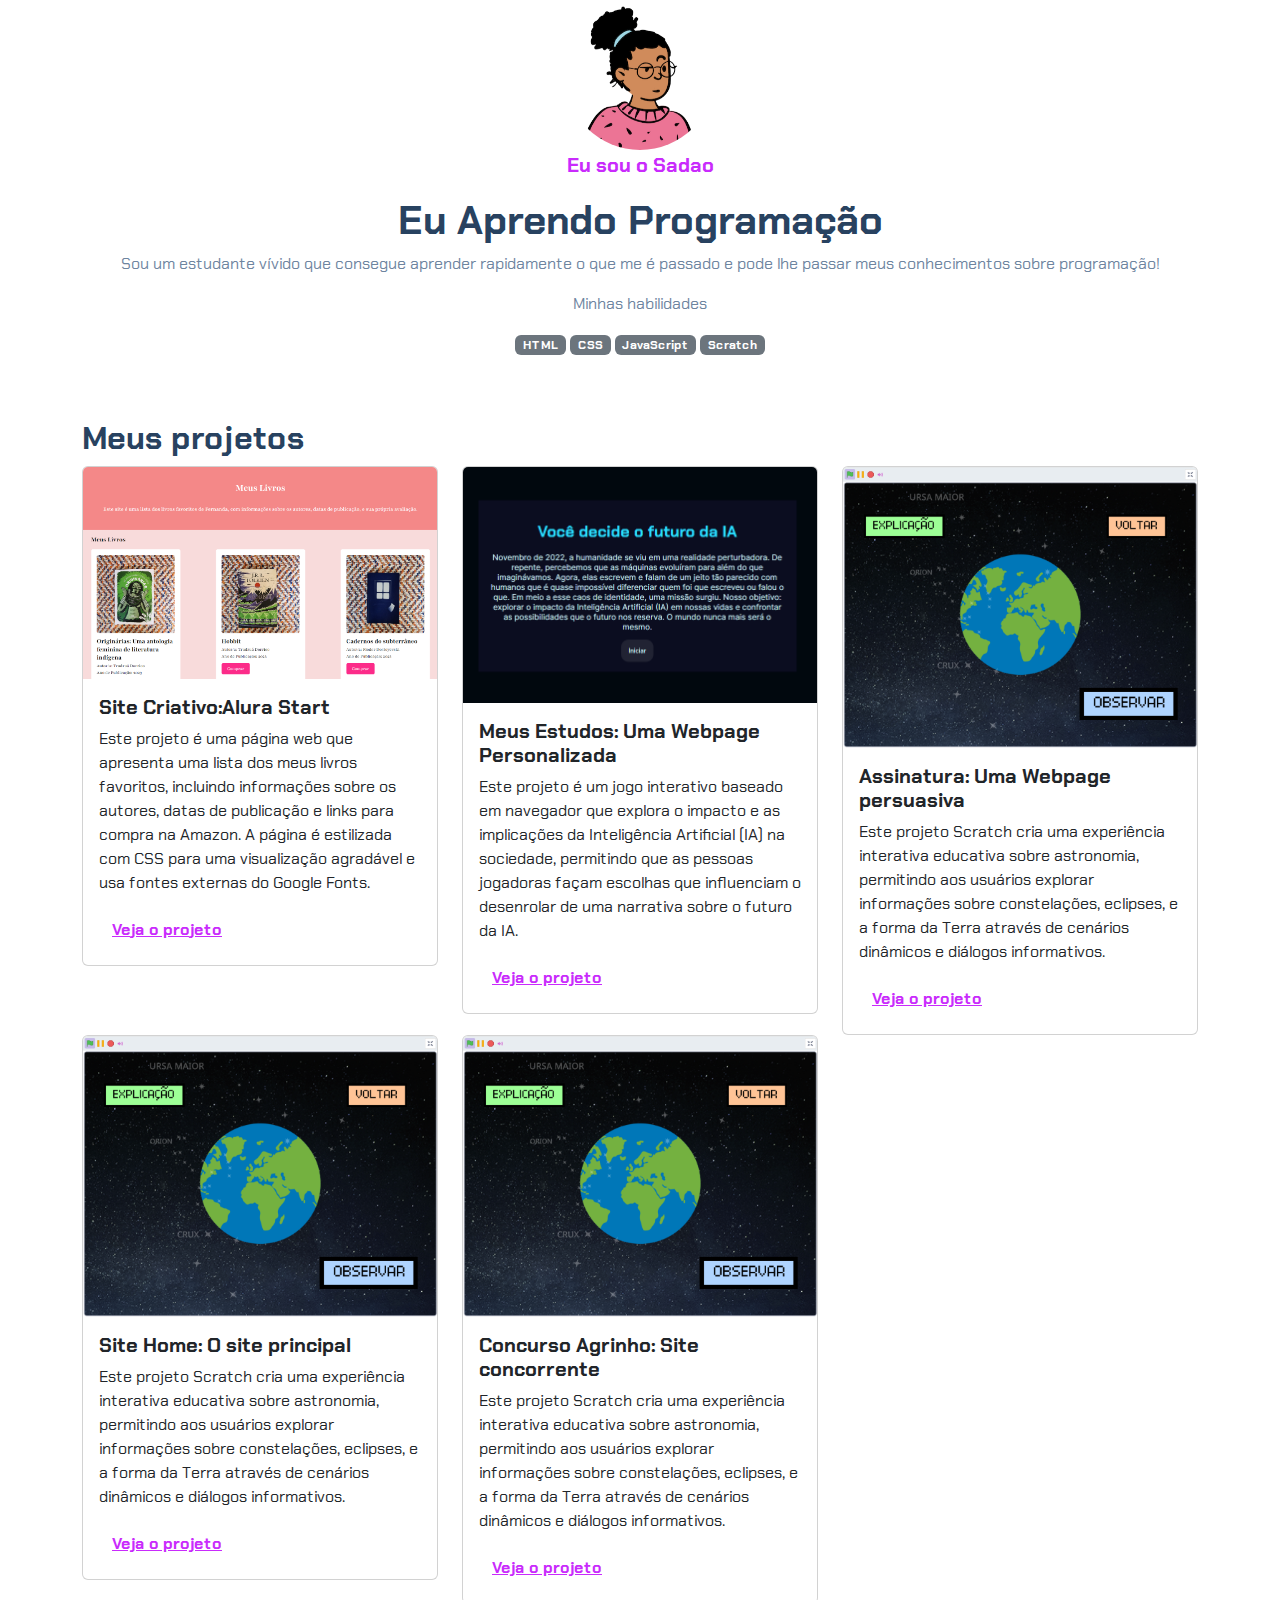
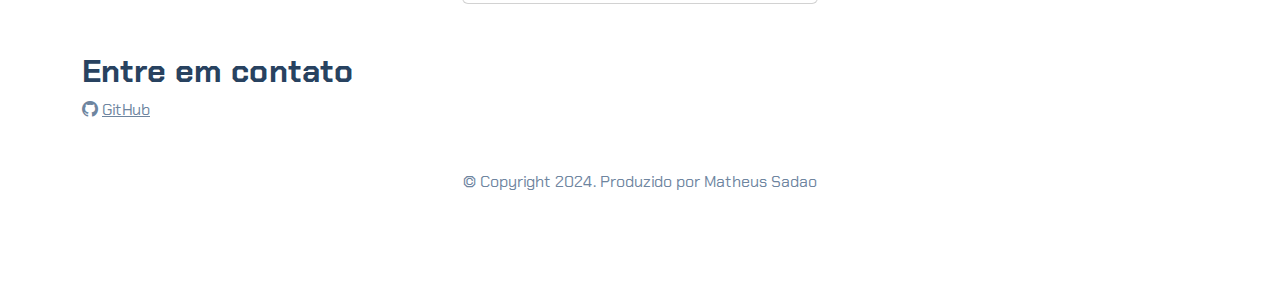
<file: index.html>
<!DOCTYPE html>
<html lang="pt-br">

<head>
    <meta charset="UTF-8">
    <meta name="viewport" content="width=device-width, initial-scale=1.0">
    <link href="https://cdn.jsdelivr.net/npm/bootstrap@5.3.2/dist/css/bootstrap.min.css" rel="stylesheet">
    <link rel="stylesheet" href="https://cdn.jsdelivr.net/npm/bootstrap-icons@1.11.3/font/bootstrap-icons.min.css">
    <link rel="stylesheet" href="style.css">
    <title>Meu portfólio</title>
</head>

<body>
    <header class="container text-center">
        <img src="img/avatar-perfil.png" alt="avatar da Fernanda" class="rounded-circle" width="150" height="150"
            srcset="">
        <p class="lead">Eu sou o Sadao</p>
        <h1>Eu Aprendo Programação</h1>
        <p>Sou um estudante vívido que consegue aprender rapidamente o que me é passado e
            pode lhe passar meus conhecimentos sobre programação!
        </p>
        <p>Minhas habilidades</p>
        <div>
            <p class="badge bg-secondary">HTML</p>
            <p class="badge bg-secondary">CSS</p>
            <p class="badge bg-secondary">JavaScript</p>
            <p class="badge bg-secondary">Scratch</p>
        </div>
    </header>
    <main class="container mt-5">
        <h2>Meus projetos</h2>
        <div class="row">
            <!-- Projeto 1 -->
            <div class="col-md-4">
                <div class="card">
                    <img src="img/projeto-1.png" class="card-img-top" alt="Imagem do projeto de biblioteca virtual">
                    <div class="card-body">
                        <h5 class="card-title">Site Criativo:Alura Start</h5>
                        <p class="card-text">Este projeto é uma página web que apresenta uma lista dos meus livros
                            favoritos, incluindo informações sobre os autores, datas de publicação e links para compra
                            na Amazon. A página é estilizada com CSS para uma visualização agradável e usa fontes
                            externas do Google Fonts.
                        </p>
                        <button type="button" class="btn btn-link" data-bs-toggle="modal" data-bs-target="#modal1">Veja
                            o projeto</button>
                    </div>
                </div>
            </div>
            <!-- Projeto 2 -->
            <div class="col-md-4">
                <div class="card">
                    <img src="img/projeto-2.png" class="card-img-top" alt="Imagem do projeto de biblioteca virtual">
                    <div class="card-body">
                        <h5 class="card-title">Meus Estudos: Uma Webpage Personalizada
                        </h5>
                        <p class="card-text">Este projeto é um jogo interativo baseado em navegador que explora o
                            impacto e as implicações da Inteligência Artificial (IA) na sociedade, permitindo que as
                            pessoas jogadoras façam escolhas que influenciam o desenrolar de uma narrativa sobre o
                            futuro da IA.</p>
                        <button type="button" class="btn btn-link" data-bs-toggle="modal" data-bs-target="#modal2">Veja
                            o projeto</button>
                    </div>
                </div>
            </div>

            <!-- Projeto 3 -->
            <div class="col-md-4">
                <div class="card">
                    <img src="img/projeto-3.png" class="card-img-top" alt="Imagem do projeto de biblioteca virtual">
                    <div class="card-body">
                        <h5 class="card-title"> Assinatura: Uma Webpage persuasiva
                        </h5>
                        <p class="card-text">Este projeto Scratch cria uma experiência interativa educativa sobre
                            astronomia, permitindo aos usuários explorar informações sobre constelações, eclipses, e a
                            forma da Terra através de cenários dinâmicos e diálogos informativos.
                        </p>
                        <button type="button" class="btn btn-link" data-bs-toggle="modal" data-bs-target="#modal3">Veja
                            o projeto</button>
                    </div>
                </div>
            </div>
            <!-- Projeto 4 -->
            <div class="col-md-4">
                <div class="card">
                    <img src="img/projeto-3.png" class="card-img-top" alt="Imagem do projeto de biblioteca virtual">
                    <div class="card-body">
                        <h5 class="card-title">Site Home: O site principal
                        </h5>
                        <p class="card-text">Este projeto Scratch cria uma experiência interativa educativa sobre
                            astronomia, permitindo aos usuários explorar informações sobre constelações, eclipses, e a
                            forma da Terra através de cenários dinâmicos e diálogos informativos.
                        </p>
                        <button type="button" class="btn btn-link" data-bs-toggle="modal" data-bs-target="#modal4">Veja
                            o projeto</button>
                    </div>
                </div>
            </div>
            <!-- Projeto 5 -->
            <div class="col-md-4">
                <div class="card">
                    <img src="img/projeto-3.png" class="card-img-top" alt="Imagem do projeto de biblioteca virtual">
                    <div class="card-body">
                        <h5 class="card-title">Concurso Agrinho: Site concorrente
                        </h5>
                        <p class="card-text">Este projeto Scratch cria uma experiência interativa educativa sobre
                            astronomia, permitindo aos usuários explorar informações sobre constelações, eclipses, e a
                            forma da Terra através de cenários dinâmicos e diálogos informativos.
                        </p>
                        <button type="button" class="btn btn-link" data-bs-toggle="modal" data-bs-target="#modal5">Veja
                            o projeto</button>
                    </div>
                </div>
            </div>
            

        </div>
    </main>

    <!-- Modal 1 -->
    <div class="modal" id="modal1" tabindex="-1">
        <div class="modal-dialog">
            <div class="modal-content">
                <div class="modal-header">
                    <h5 class="modal-title">Site Criativo:Alura Start</h5>
                    <button type="button" class="btn-close" data-bs-dismiss="modal" aria-label="Close"></button>
                </div>
                <div class="modal-body">
                    <p>O projeto é uma página web criada com HTML e CSS, destinada a exibir uma turma do Alura fictícia
                        de alunos e Alunas, além de explicar um pouco sobre o alurastart.</p>
                    <p>A estrutura do site é baseada em HTML, que define a semântica e o layout do conteúdo,
                        enquanto o CSS é usado para estilizar a página visualmente, incluindo cores, tipografia e a
                        disposição dos elementos.</p>
                    <p>O HTML organiza o conteúdo em um cabeçalho com o título do site, seguido por uma divisão
                        principal (.container) que apresenta o propósito do site e a coleção de alunos e alunas em uma seção
                        flexível. Cada aluno é destacado em seu próprio contêiner, mostrando uma
                        imagem genérica de profile, além de ícones de contato.
                    </p>
                    <p>O CSS personaliza o visual do site, usando variáveis para cores, estilizando o texto com uma
                        fonte importada do Google Fonts e aplicando um esquema de cores suaves e botões interativos.
                        O uso de HTML e CSS é importante pois assim é possível criar um site acessível e
                        esteticamente agradável sem a necessidade de scripts complexos, com foco na usabilidade e na
                        experiência da pessoa usuária. A escolha da tipografia e do esquema de cores contribui para
                        a atmosfera acolhedora do site, incentivando saber mais de cada aluno.</p>
                    <img src="img/projeto-1.png" class="img-fluid w-100"
                        alt="Imagem representativa do projeto de uma biblioteca online">
                </div>
                <div class="modal-footer">
                    <a href="Meus projetos/Projeto1/site-criativo-alura-aula-6/index.html">Ver projeto ao vivo</a>
                    <a href="https://github.com/Supernova042/Alura-Site.2">Ver código do projeto</a>
                </div>
            </div>
        </div>
    </div>
    <!-- Modal 2 -->
    <div class="modal" id="modal2" tabindex="-1">
        <div class="modal-dialog">
            <div class="modal-content">
                <div class="modal-header">
                    <h5 class="modal-title">Meus Estudos: Uma Webpage Personalizada</h5>
                    <button type="button" class="btn-close" data-bs-dismiss="modal" aria-label="Close"></button>
                </div>
                <div class="modal-body">
                    <p>O projeto consiste em uma aplicação web informativa, desenvolvida com HTML, CSS e JavaScript, que
                         apresenta como tema central um sistema de perguntas e respostas. O objetivo é
                        apresentar aos estudantes em uma página com vários cartões de perguntas para eles responderem mentalmente e ao se  certificarem da
                        sua resposta final poderão clicar no cartão que mostrará a resposta correta.
                    </p>
                    <p>O HTML estrutura o conteúdo da página, dividindo-o em seções como a tela inicial, caixa de
                        perguntas, alternativas de resposta, e o resultado final baseado nas escolhas do jogador. O CSS
                        é utilizado para estilizar a página, empregando um background futurista e layout
                        responsivo para melhorar a experiência do usuário. JavaScript é usado para adicionar
                        interatividade ao jogo, manipulando o conteúdo da página conforme as
                        escolhas do jogador, e determinando o estado do cartão através de uma série de escolhas.
                    </p>
                    <p>O HTML organiza o conteúdo em um cabeçalho com o título do site, seguido por uma divisão
                        principal que apresenta o propósito do site.
                    </p>
                    
                    
                    <img src="img/projeto-2.png" class="img-fluid w-100"
                        alt="Imagem representativa do projeto de uma biblioteca online">
                </div>
                <div class="modal-footer">
                    <a href="Meus projetos/Projeto2/flashcard-aula_10/index.html">Ver projeto ao
                        vivo</a>
                    <a href="https://github.com/Supernova-1QI/Alura.quest-es">Ver código do
                        projeto</a>
                </div>
            </div>
        </div>
    </div>

    <!-- Modal 3 -->
    <div class="modal" id="modal3" tabindex="-1">
        <div class="modal-dialog">
            <div class="modal-content">
                <div class="modal-header">
                    <h5 class="modal-title">Assinatura: Uma Webpage persuasiva</h5>
                    <button type="button" class="btn-close" data-bs-dismiss="modal" aria-label="Close"></button>
                </div>
                <div class="modal-body">
                    <p>O projeto é uma aplicação persuasiva interativa focada em persuadir o usuário do site
                        a assinar a assinatura. Utiliza uma série de scripts associados a diferentes imagens e
                        plao de fundo para criar uma experiência de aprendizado envolvente. O objetivo é familiarizar
                        os usuários com tópicos como as ofertas, patrocinadores, a visibilidade de diferentes
                        tipos de midias dependendo do dispositivo, através
                        de interações e visualizações dinâmicas.</p>
                    <p>A importância das ferramentas utilizadas, como a persuasão,
                        reside na sua acessibilidade e na capacidade de engajar os visitantes de diferentes idades
                        no pensamento computacional e na exploração de conceitos científicos de forma
                        interativa. O uso de imagen,  dinâmicos ajuda a criar uma
                        experiência de aprendizado mais rica e memorável, encorajando os usuários a explorar e
                        interagir com a plataforma, em vez de passivamente.</p>
                    <img src="img/projeto-3.png" alt="Projeto 3" class="img-fluid w-100">
                </div>
                <div class="modal-footer">
                    <a href="Meus projetos/Projeto3/alura-plus-Aula-14/index.html">Ver projeto ao vivo</a>
                    <a href="https://github.com/Supernova-1QI/Alura-escola">Ver código do
                        projeto</a>
                </div>
                
            </div>
        </div>
    </div>
    <!-- Modal 4 -->
    <div class="modal" id="modal4" tabindex="-1">
        <div class="modal-dialog">
            <div class="modal-content">
                <div class="modal-header">
                    <h5 class="modal-title">Assinatura: Uma Webpage Personalizada</h5>
                    <button type="button" class="btn-close" data-bs-dismiss="modal" aria-label="Close"></button>
                </div>
                <div class="modal-body">
                    <p>O projeto é uma demonstração interativa construida em HTML e CSS focada em mostrar ao usuário uma página central do nosso o usuário do site
                        a assinar a assinatura. Utiliza uma série de scripts associados a diferentes imagens e
                        plao de fundo para criar uma experiência de aprendizado envolvente. O objetivo é familiarizar
                        os usuários com tópicos como as ofertas, patrocinadores, a visibilidade de diferentes
                        tipos de midias dependendo do dispositivo, através
                        de interações e visualizações dinâmicas.</p>
                    <p>A importância das ferramentas utilizadas, como a persuasão,
                        reside na sua acessibilidade e na capacidade de engajar os visitantes de diferentes idades
                        no pensamento computacional e na exploração de conceitos científicos de forma
                        interativa. O uso de imagen,  dinâmicos ajuda a criar uma
                        experiência de aprendizado mais rica e memorável, encorajando os usuários a explorar e
                        interagir com a plataforma, em vez de passivamente.</p>
                    <img src="img/projeto-3.png" alt="Projeto 3" class="img-fluid w-100">
                </div>
                <div class="modal-footer">
                    <a href="Meus projetos/Projeto4/alura-books-aula20/index.html">Ver projeto ao vivo</a>
                    <a href="https://github.com/Supernova-1QI/AluraBooks.responsividade">Ver código do
                        projeto</a>
                </div>
                
            </div>
        </div>
    </div>
    <!-- Modal 5 -->
    <div class="modal" id="modal5" tabindex="-1">
        <div class="modal-dialog">
            <div class="modal-content">
                <div class="modal-header">
                    <h5 class="modal-title">Assinatura: Uma Webpage Personalizada</h5>
                    <button type="button" class="btn-close" data-bs-dismiss="modal" aria-label="Close"></button>
                </div>
                <div class="modal-body">
                    <p>O projeto é uma demonstração interativa construida em HTML e CSS focada em mostrar ao usuário uma página central do nosso o usuário do site
                        a assinar a assinatura. Utiliza uma série de scripts associados a diferentes imagens e
                        plao de fundo para criar uma experiência de aprendizado envolvente. O objetivo é familiarizar
                        os usuários com tópicos como as ofertas, patrocinadores, a visibilidade de diferentes
                        tipos de midias dependendo do dispositivo, através
                        de interações e visualizações dinâmicas.</p>
                    <p>A importância das ferramentas utilizadas, como a persuasão,
                        reside na sua acessibilidade e na capacidade de engajar os visitantes de diferentes idades
                        no pensamento computacional e na exploração de conceitos científicos de forma
                        interativa. O uso de imagen,  dinâmicos ajuda a criar uma
                        experiência de aprendizado mais rica e memorável, encorajando os usuários a explorar e
                        interagir com a plataforma, em vez de passivamente.</p>
                    <img src="img/projeto-3.png" alt="Projeto 3" class="img-fluid w-100">
                </div>
                <div class="modal-footer">
                    <a href="Meus projetos/Projeto5/Agrinho-site/agrinho-concorrente/index.html">Ver projeto ao vivo</a>
                    <a href="https://github.com/Supernova-1QI/Agrinho_site">Ver código do
                        projeto</a>
                </div>
                
            </div>
        </div>
    </div>
    <footer class="container py-5">
        <h2>Entre em contato</h2>
        <div>
            <i class="bi bi-github"></i>
            <a href="https://github.com/Supernova-1QI">GitHub</a>
        </div>
        <p class="my-5 text-center">© Copyright 2024. Produzido por Matheus Sadao</p>
    </footer>

    <script src="https://cdn.jsdelivr.net/npm/bootstrap@5.3.2/dist/js/bootstrap.bundle.min.js"></script>
</body>

</html>
</file>
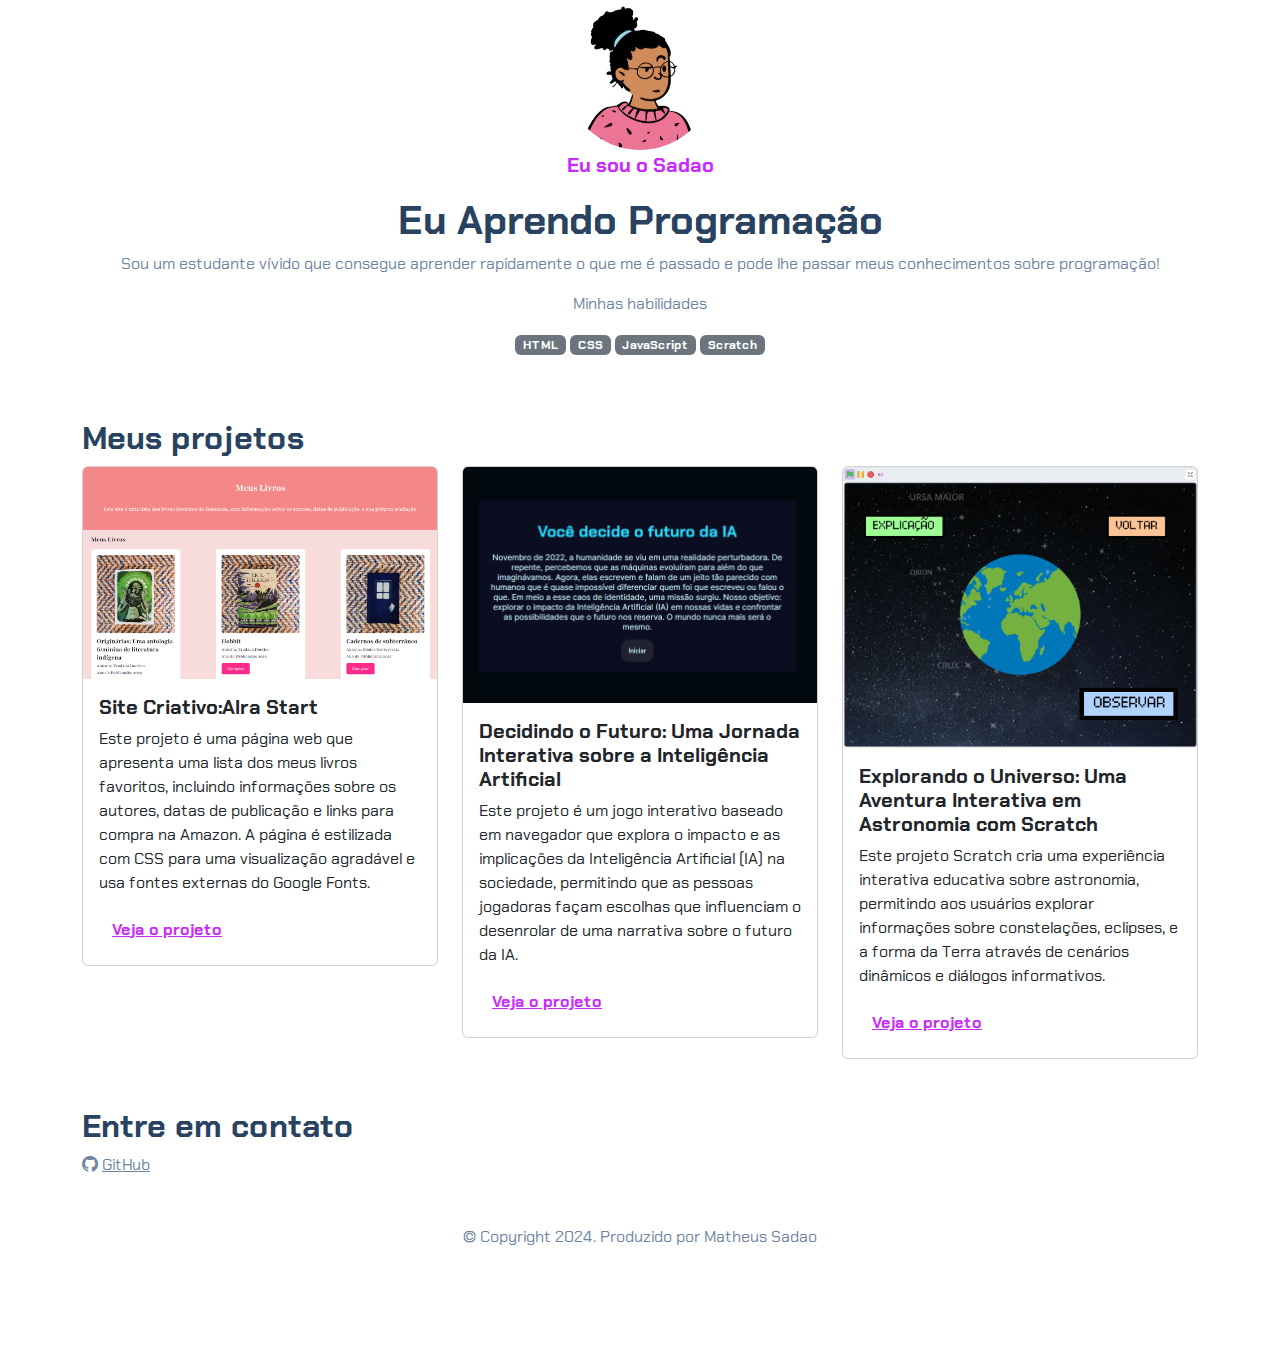
<file: portfolio-de-projetos-main/index.html>
<!DOCTYPE html>
<html lang="pt-br">

<head>
    <meta charset="UTF-8">
    <meta name="viewport" content="width=device-width, initial-scale=1.0">
    <link href="https://cdn.jsdelivr.net/npm/bootstrap@5.3.2/dist/css/bootstrap.min.css" rel="stylesheet">
    <link rel="stylesheet" href="https://cdn.jsdelivr.net/npm/bootstrap-icons@1.11.3/font/bootstrap-icons.min.css">
    <link rel="stylesheet" href="style.css">
    <title>Meu portfólio</title>
</head>

<body>
    <header class="container text-center">
        <img src="img/avatar-perfil.png" alt="avatar da Fernanda" class="rounded-circle" width="150" height="150"
            srcset="">
        <p class="lead">Eu sou o Sadao</p>
        <h1>Eu Aprendo Programação</h1>
        <p>Sou um estudante vívido que consegue aprender rapidamente o que me é passado e
            pode lhe passar meus conhecimentos sobre programação!
        </p>
        <p>Minhas habilidades</p>
        <div>
            <p class="badge bg-secondary">HTML</p>
            <p class="badge bg-secondary">CSS</p>
            <p class="badge bg-secondary">JavaScript</p>
            <p class="badge bg-secondary">Scratch</p>
        </div>
    </header>
    <main class="container mt-5">
        <h2>Meus projetos</h2>
        <div class="row">
            <!-- Projeto 1 -->
            <div class="col-md-4">
                <div class="card">
                    <img src="img/projeto-1.png" class="card-img-top" alt="Imagem do projeto de biblioteca virtual">
                    <div class="card-body">
                        <h5 class="card-title">Site Criativo:Alra Start</h5>
                        <p class="card-text">Este projeto é uma página web que apresenta uma lista dos meus livros
                            favoritos, incluindo informações sobre os autores, datas de publicação e links para compra
                            na Amazon. A página é estilizada com CSS para uma visualização agradável e usa fontes
                            externas do Google Fonts.
                        </p>
                        <button type="button" class="btn btn-link" data-bs-toggle="modal" data-bs-target="#modal1">Veja
                            o projeto</button>
                    </div>
                </div>
            </div>
            <!-- Projeto 2 -->
            <div class="col-md-4">
                <div class="card">
                    <img src="img/projeto-2.png" class="card-img-top" alt="Imagem do projeto de biblioteca virtual">
                    <div class="card-body">
                        <h5 class="card-title">Decidindo o Futuro: Uma Jornada Interativa sobre a Inteligência
                            Artificial</h5>
                        <p class="card-text">Este projeto é um jogo interativo baseado em navegador que explora o
                            impacto e as implicações da Inteligência Artificial (IA) na sociedade, permitindo que as
                            pessoas jogadoras façam escolhas que influenciam o desenrolar de uma narrativa sobre o
                            futuro da IA.</p>
                        <button type="button" class="btn btn-link" data-bs-toggle="modal" data-bs-target="#modal2">Veja
                            o projeto</button>
                    </div>
                </div>
            </div>

            <!-- Projeto 3 -->
            <div class="col-md-4">
                <div class="card">
                    <img src="img/projeto-3.png" class="card-img-top" alt="Imagem do projeto de biblioteca virtual">
                    <div class="card-body">
                        <h5 class="card-title">Explorando o Universo: Uma Aventura Interativa em Astronomia com Scratch
                        </h5>
                        <p class="card-text">Este projeto Scratch cria uma experiência interativa educativa sobre
                            astronomia, permitindo aos usuários explorar informações sobre constelações, eclipses, e a
                            forma da Terra através de cenários dinâmicos e diálogos informativos.
                        </p>
                        <button type="button" class="btn btn-link" data-bs-toggle="modal" data-bs-target="#modal3">Veja
                            o projeto</button>
                    </div>
                </div>
            </div>
        </div>
    </main>

    <!-- Modal 1 -->
    <div class="modal" id="modal1" tabindex="-1">
        <div class="modal-dialog">
            <div class="modal-content">
                <div class="modal-header">
                    <h5 class="modal-title">Site Criativo:Alura Start</h5>
                    <button type="button" class="btn-close" data-bs-dismiss="modal" aria-label="Close"></button>
                </div>
                <div class="modal-body">
                    <p>O projeto é uma página web criada com HTML e CSS, destinada a exibir uma turma do Alura fictícia
                        de alunos e Alunas, além de explicar um pouco sobre o alurastart.</p>
                    <p>A estrutura do site é baseada em HTML, que define a semântica e o layout do conteúdo,
                        enquanto o CSS é usado para estilizar a página visualmente, incluindo cores, tipografia e a
                        disposição dos elementos.</p>
                    <p>O HTML organiza o conteúdo em um cabeçalho com o título do site, seguido por uma divisão
                        principal (.container) que apresenta o propósito do site e a coleção de alunos e alunas em uma seção
                        flexível. Cada aluno é destacado em seu próprio contêiner, mostrando uma
                        imagem genérica de profile, além de ícones de contato.
                    </p>
                    <p>O CSS personaliza o visual do site, usando variáveis para cores, estilizando o texto com uma
                        fonte importada do Google Fonts e aplicando um esquema de cores suaves e botões interativos.
                        O uso de HTML e CSS é importante pois assim é possível criar um site acessível e
                        esteticamente agradável sem a necessidade de scripts complexos, com foco na usabilidade e na
                        experiência da pessoa usuária. A escolha da tipografia e do esquema de cores contribui para
                        a atmosfera acolhedora do site, incentivando saber mais de cada aluno.</p>
                    <img src="img/projeto-1.png" class="img-fluid w-100"
                        alt="Imagem representativa do projeto de uma biblioteca online">
                </div>
                <div class="modal-footer">
                    <a href="Meus projetos/Projeto1/site-criativo-alura-aula-6/index.html">Ver projeto ao vivo</a>
                    <a href="https://github.com/Supernova042/Alura-Site.2">Ver código do projeto</a>
                </div>
            </div>
        </div>
    </div>
    <!-- Modal 2 -->
    <div class="modal" id="modal2" tabindex="-1">
        <div class="modal-dialog">
            <div class="modal-content">
                <div class="modal-header">
                    <h5 class="modal-title">Meus Estudos: Uma Webpage Personalizada</h5>
                    <button type="button" class="btn-close" data-bs-dismiss="modal" aria-label="Close"></button>
                </div>
                <div class="modal-body">
                    <p>O projeto consiste em uma aplicação web informativa, desenvolvida com HTML, CSS e JavaScript, que
                         apresenta como tema central um sistema de perguntas e respostas. O objetivo é
                        apresentar aos estudantes em uma página com vários cartões de perguntas para eles responderem mentalmente e ao se  certificarem da
                        sua resposta final poderão clicar no cartão que mostrará a resposta correta.
                    </p>
                    <p>O HTML estrutura o conteúdo da página, dividindo-o em seções como a tela inicial, caixa de
                        perguntas, alternativas de resposta, e o resultado final baseado nas escolhas do jogador. O CSS
                        é utilizado para estilizar a página, empregando um background futurista e layout
                        responsivo para melhorar a experiência do usuário. JavaScript é usado para adicionar
                        interatividade ao jogo, manipulando o conteúdo da página conforme as
                        escolhas do jogador, e determinando o estado do cartão através de uma série de escolhas.
                    </p>
                    <p>O HTML organiza o conteúdo em um cabeçalho com o título do site, seguido por uma divisão
                        principal (.container) que apresenta o propósito do site.
                    </p>
                    
                    
                    <img src="img/projeto-2.png" class="img-fluid w-100"
                        alt="Imagem representativa do projeto de uma biblioteca online">
                </div>
                <div class="modal-footer">
                    <a href="Meus projetos/Projeto2/flashcard-aula_10/index.html">Ver projeto ao
                        vivo</a>
                    <a href="https://github.com/Supernova-1QI/Alura.quest-es">Ver código do
                        projeto</a>
                </div>
            </div>
        </div>
    </div>

    <!-- Modal 3 -->
    <div class="modal" id="modal3" tabindex="-1">
        <div class="modal-dialog">
            <div class="modal-content">
                <div class="modal-header">
                    <h5 class="modal-title">Assinatura: Uma Webpage Personalizada</h5>
                    <button type="button" class="btn-close" data-bs-dismiss="modal" aria-label="Close"></button>
                </div>
                <div class="modal-body">
                    <p>O projeto é uma aplicação persuasiva interativa focada em persuadir o usuário do site
                        a assinar a assinatura. Utiliza uma série de scripts associados a diferentes atores (sprites) e
                        cenários para criar uma experiência de aprendizado envolvente. O objetivo é familiarizar
                        os usuários com tópicos como as fases da Lua, eclipses, a visibilidade de diferentes
                        constelações dependendo da localização geográfica na Terra, e a forma da Terra, através
                        de interações e visualizações dinâmicas.</p>
                    <p>Cada ator no projeto possui scripts que definem seu comportamento em resposta a eventos
                        específicos, como o início do programa (quando a bandeira é clicada), cliques do
                        usuário, ou mensagens recebidas. Estes eventos desencadeiam ações como mudanças de
                        cenário, movimentos de atores, exibição ou ocultação de atores, e a apresentação de
                        diálogos informativos. Por exemplo, ao clicar em determinados atores, os usuários podem
                        "receber" uma prova, o que leva a uma mudança de cenário e a exibição de informações
                        relevantes ou a visualização de uma constelação específica.</p>
                    <p>A importância das ferramentas utilizadas, como os blocos de código visual do Scratch,
                        reside na sua acessibilidade e na capacidade de engajar aprendizes de diferentes idades
                        no pensamento computacional e na exploração de conceitos científicos de forma
                        interativa. O uso de cenários, movimentos, e diálogos dinâmicos ajuda a criar uma
                        experiência de aprendizado mais rica e memorável, encorajando os usuários a explorar e
                        interagir com o conteúdo de maneira ativa, em vez de passivamente.</p>
                    <img src="img/projeto-3.png" alt="Projeto 3" class="img-fluid w-100">
                </div>
                <div class="modal-footer">
                    <a href="Meus projetos/Projeto3/alura-plus-Aula-14/index.html">Ver projeto ao vivo</a>
                    <a href="https://github.com/Supernova-1QI/Alura-escola">Ver código do
                        projeto</a>
                </div>
                
            </div>
        </div>
    </div>
    <footer class="container py-5">
        <h2>Entre em contato</h2>
        <div>
            <i class="bi bi-github"></i>
            <a href="https://github.com/Supernova-1QI">GitHub</a>
        </div>
        <p class="my-5 text-center">© Copyright 2024. Produzido por Matheus Sadao</p>
    </footer>

    <script src="https://cdn.jsdelivr.net/npm/bootstrap@5.3.2/dist/js/bootstrap.bundle.min.js"></script>
</body>

</html>
</file>
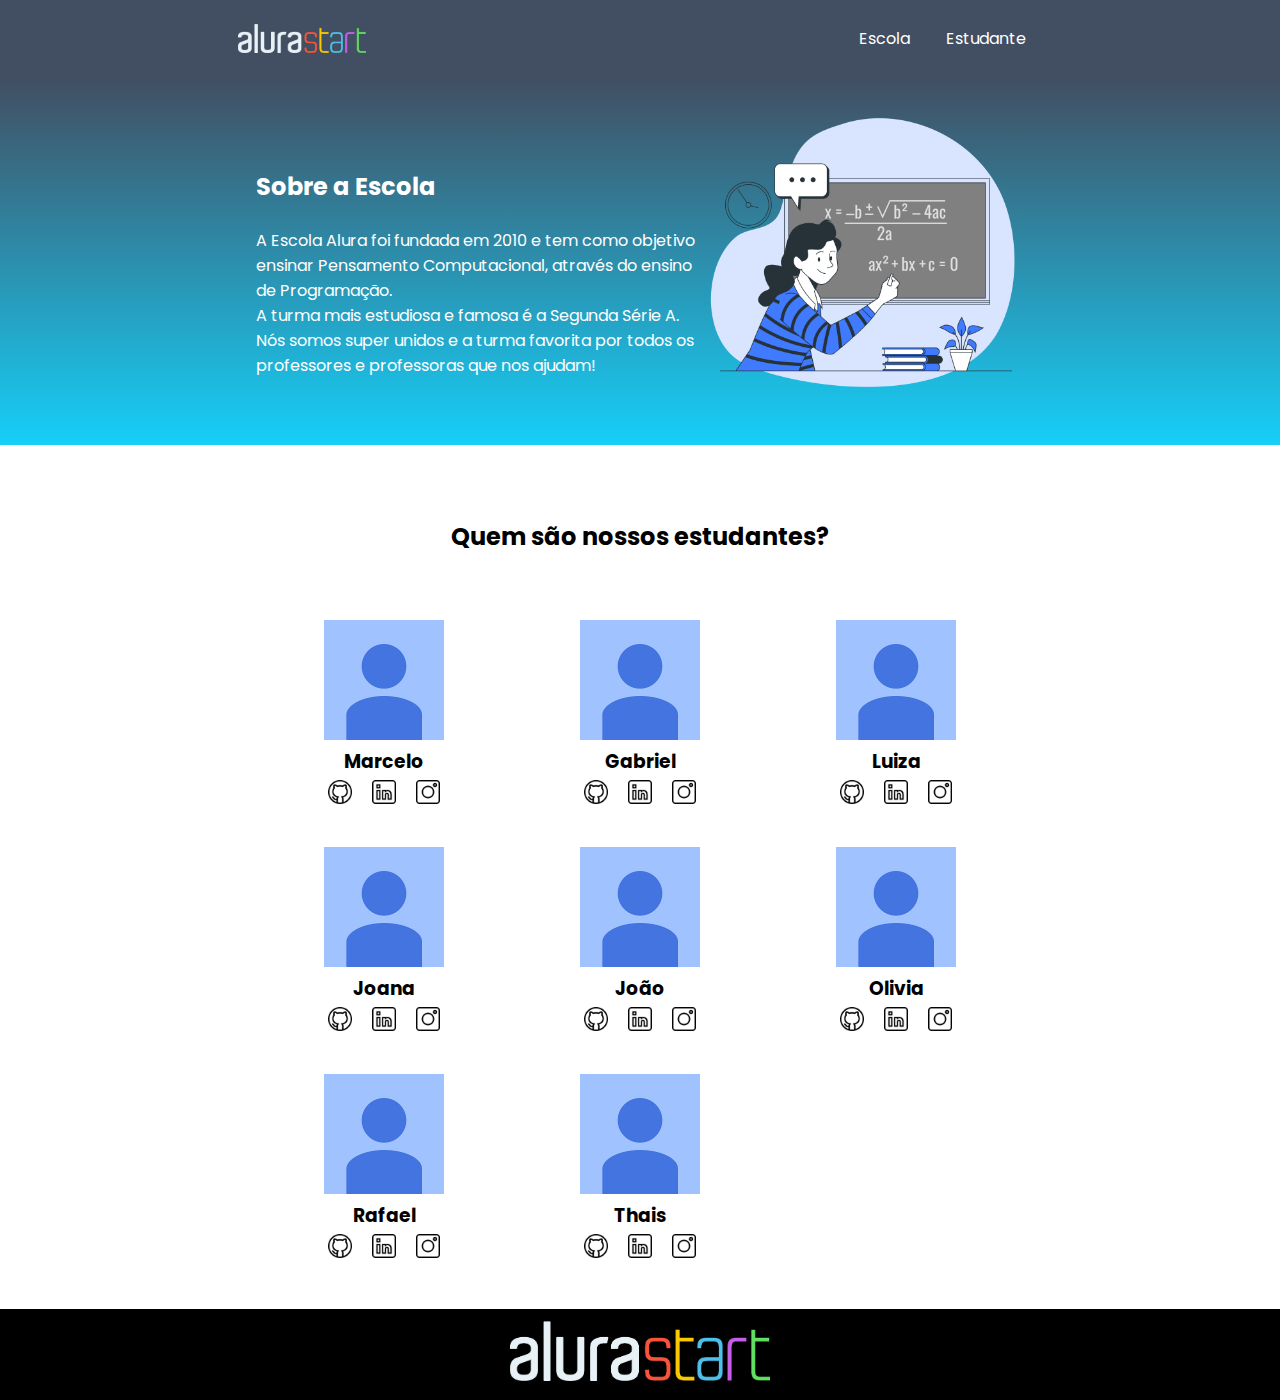
<file: Meus projetos/Projeto1/site-criativo-alura-aula-6/index.html>
<!DOCTYPE html>
<html lang="en">
<head>
    <meta charset="UTF-8">
    <meta http-equiv="X-UA-Compatible" content="IE=edge">
    <meta name="viewport" content="width=device-width, initial-scale=1.0">
    <title>Equipe Alura Start</title>
    <link rel="stylesheet" href="style.css">
    <link rel="preconnect" href="https://fonts.googleapis.com">
    <link rel="preconnect" href="https://fonts.gstatic.com" crossorigin>
    <link href="https://fonts.googleapis.com/css2?family=Poppins&display=swap" rel="stylesheet">
</head>
<body>
    <header class="cabecalho">
        <img class="cabecalho-imagem" src="alurastart logo.png" alt="logo da alura start">
        <ul class="cabecalho-lista">
            <li class="cabecalho-lista-item">Escola</li>
            <li class="cabecalho-lista-item">Estudante</li>
        </ul>
    </header>
    <section class="escola">
        <div class="escola-div-conteudo">
            <h2 class="escola-titulo">Sobre a Escola</h2>
            <p class="escola-texto-um">A Escola Alura foi fundada em 2010 e tem como objetivo ensinar Pensamento Computacional, através do ensino de  Programação.</p>
            <p class="escola-texto-dois">A turma mais estudiosa e famosa é a Segunda Série A. Nós somos super unidos e a turma favorita por todos os professores e professoras que nos ajudam!</p>
        </div>
        <img class="escola-imagem" src="Formula-bro.png" alt="imagem que representa uma professora em sala de aula">
    </section>
    <section class="estudante">
        <h2 class="estudante-titulo">Quem são nossos estudantes?</h2>
        <div class="estudante-todos">
        <span></span>
        <div class="estudante-div">
            <img class="estudante-imagem" src="default_profile.jpg" alt="foto do marcelo">
            <h3 class="estudante-nome">Marcelo</h3>
            <a href="https://github.com/marcelopaludetto"><img class="estudante-icone" src="github.png" alt="icone github"></a>
            <a href="https://linkedin.com/marcelopaludetto"><img class="estudante-icone" src="linkedin.png" alt="icone linkedin"></a>
            <a href="https://instagram.com/marcelopaludetto"><img class="estudante-icone" src="instagram.png" alt="icone instagram"></a>
        </div>
        <div class="estudante-div">
            <img class="estudante-imagem" src="default_profile.jpg" alt="foto da gabi">
            <h3 class="estudante-nome">Gabriel</h3>
            <a href="https://github.com/GabrielaM-L"><img class="estudante-icone" src="github.png" alt="icone github"></a>
            <a href="https://www.linkedin.com/in/gabriela-marcomini-de-lima/"><img class="estudante-icone" src="linkedin.png" alt="icone linkedin"></a>
            <a href="https://www.instagram.com/gabriela_marcomini/"><img class="estudante-icone" src="instagram.png" alt="icone instagram"></a>
        </div>
        <div class="estudante-div">
            <img class="estudante-imagem" src="default_profile.jpg" alt="foto da lizandra">
            <h3 class="estudante-nome">Luiza</h3>
            <a href="https://github.com/LizandraDuarte40"><img class="estudante-icone" src="github.png" alt="icone github"></a>
            <a href="https://www.linkedin.com/in/lizandrarlm-duarte/"><img class="estudante-icone" src="linkedin.png" alt="icone linkedin"></a>
            <a href="https://www.instagram.com/lizandrarlm"><img class="estudante-icone" src="instagram.png" alt="icone instagram"></a>
        </div>
        <span></span>
        <span></span>
        <div class="estudante-div">
            <img class="estudante-imagem" src="default_profile.jpg" alt="foto da joice">
            <h3 class="estudante-nome">Joana</h3>
            <a href="https://github.com/JoiceAlura"><img class="estudante-icone" src="github.png" alt="icone github"></a>
            <a href="https://www.linkedin.com/in/joicebarbaresco/"><img class="estudante-icone" src="linkedin.png" alt="icone linkedin"></a>
            <a href="https://www.instagram.com/joicebarbaresco/"><img class="estudante-icone" src="instagram.png" alt="icone instagram"></a>
        </div>
        <div class="estudante-div">
            <img class="estudante-imagem" src="default_profile.jpg" alt="foto da maria">
            <h3 class="estudante-nome">João</h3>
            <a href="https://github.com/MagePSR"><img class="estudante-icone" src="github.png" alt="icone github"></a>
            <a href="https://www.linkedin.com/in/mariageovanna"><img class="estudante-icone" src="linkedin.png" alt="icone linkedin"></a>
            <a href="https://www.instagram.com/magpsr/"><img class="estudante-icone" src="instagram.png" alt="icone instagram"></a>
        </div>
        <div class="estudante-div">
            <img class="estudante-imagem" src="default_profile.jpg" alt="foto da olhe">
            <h3 class="estudante-nome">Olivia</h3>
            <img class="estudante-icone" src="github.png" alt="icone github">
            <a href="https://www.linkedin.com/in/olhe/"><img class="estudante-icone" src="linkedin.png" alt="icone linkedin"></a>
            <a href="https://github.com/olhe12"><img class="estudante-icone" src="instagram.png" alt="icone instagram"></a>
        </div>
        <span></span>
        <span></span>
        <div class="estudante-div">
            <img class="estudante-imagem" src="default_profile.jpg" alt="foto da rafa">
            <h3 class="estudante-nome">Rafael</h3>
            <a href="https://github.com/rafaelamunhoz12"><img class="estudante-icone" src="github.png" alt="icone github"></a>
            <a href="http://linkedin.com/in/rafaela-felix-munhoz-oliveira-02160a10a"><img class="estudante-icone" src="linkedin.png" alt="icone linkedin"></a>
            <a href="https://www.instagram.com/rafafmo/"><img class="estudante-icone" src="instagram.png" alt="icone instagram"></a>
        </div>
        <div class="estudante-div">
            <img class="estudante-imagem" src="default_profile.jpg" alt="foto dos estudantes">
            <h3 class="estudante-nome">Thais</h3>
            <a href="https://github.com/Thaispianucci"><img class="estudante-icone" src="github.png" alt="icone github"></a>
            <a href="https://www.linkedin.com/in/thais-pianucci-benedicto-54a9a416/"><img class="estudante-icone" src="linkedin.png" alt="icone linkedin"></a>
            <a href="https://www.instagram.com/thaispianucci/"><img class="estudante-icone" src="instagram.png" alt="icone instagram"></a>
        </div>

    </div>
    </section>
    <footer class="rodape">
        <img class="rodape-imagem"src="alurastart logo.png" alt="logo da alura start">
    </footer>
</body>
</html>
</file>
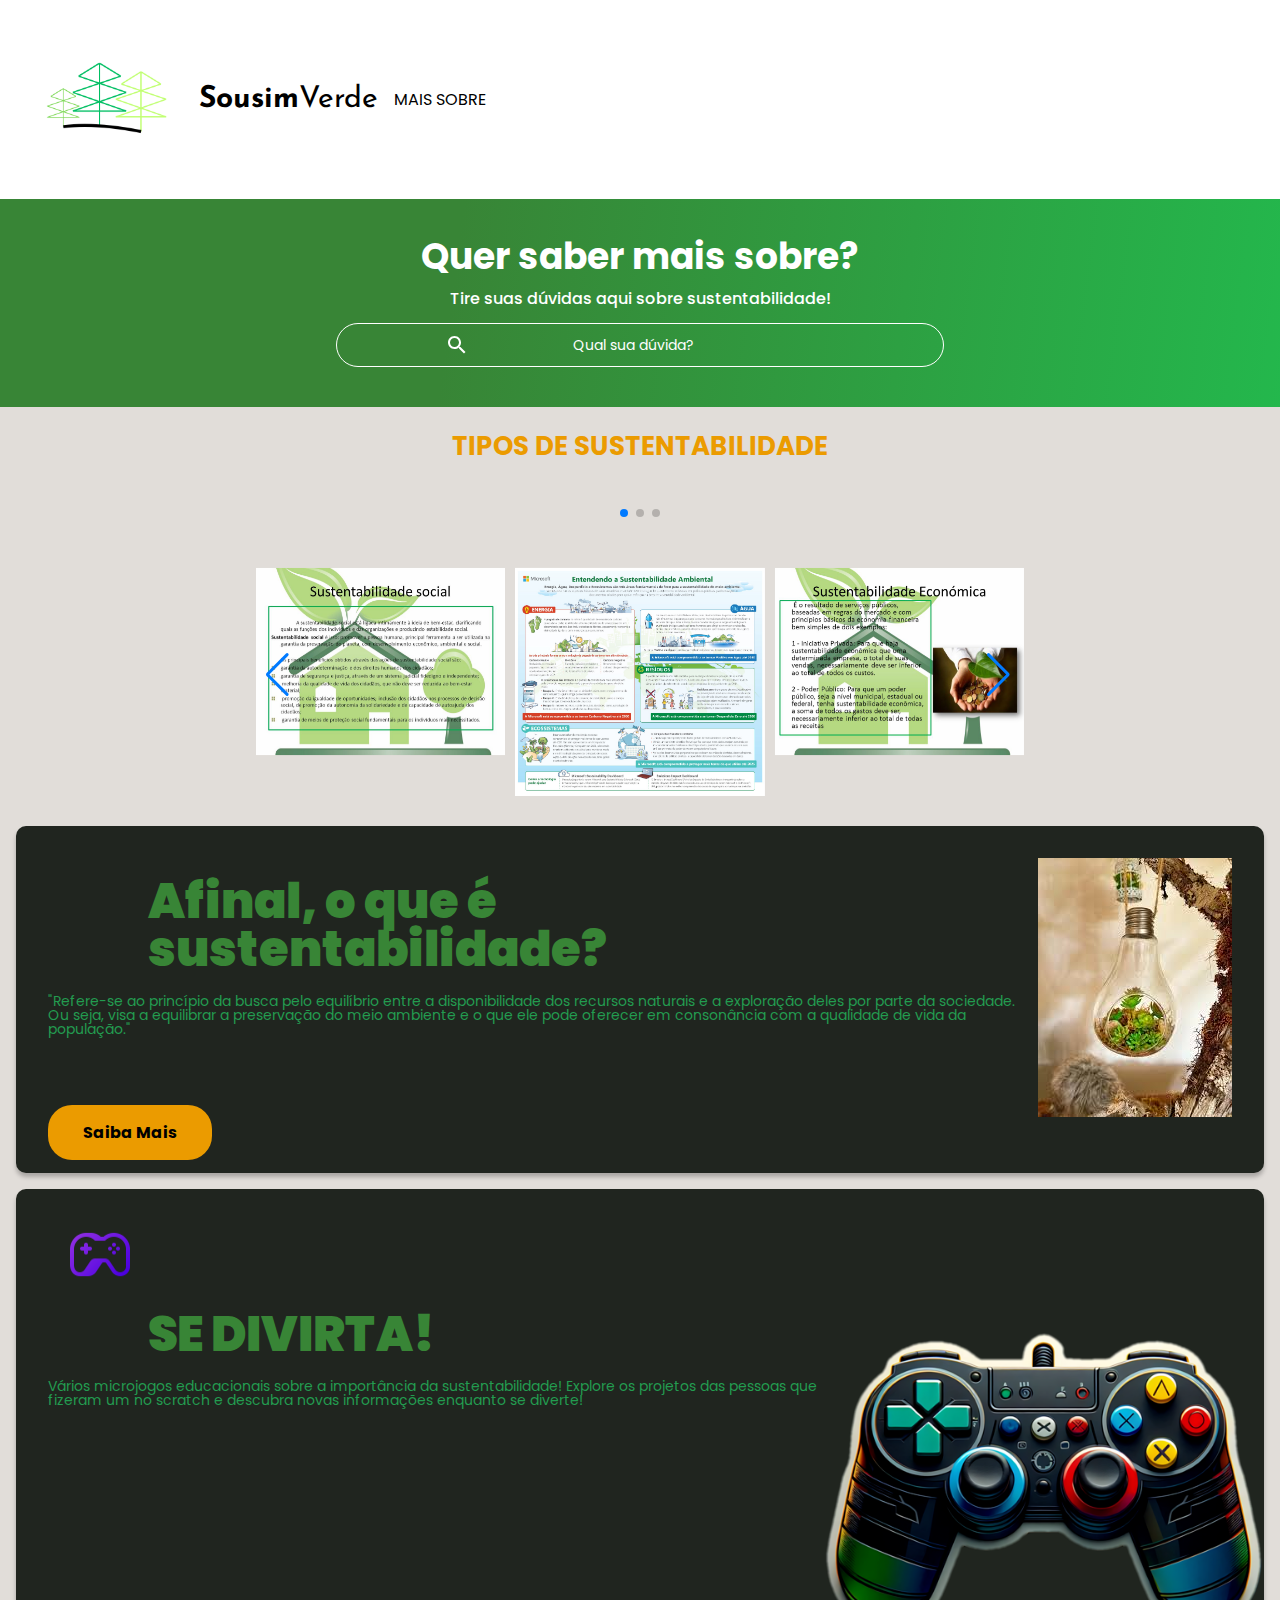
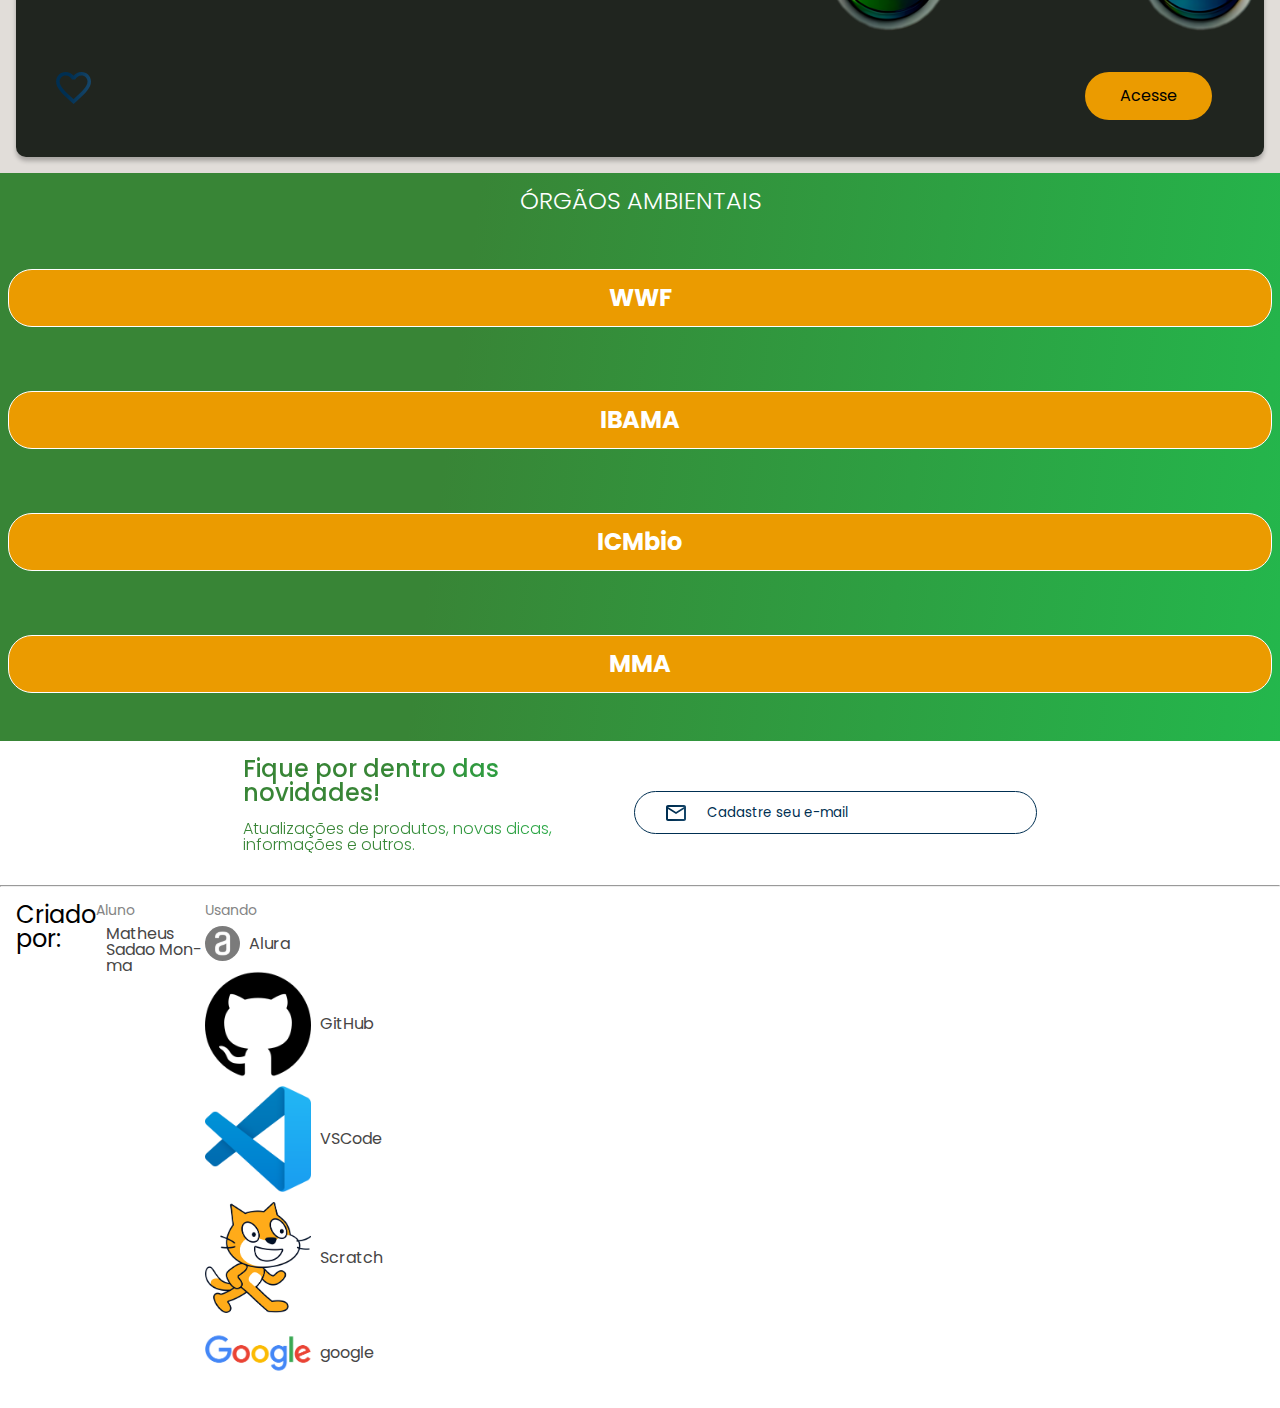
<file: Projeto5/Agrinho-site/agrinho-concorrente/index.html>
<!DOCTYPE html>
<html>

<head>
  <meta charset="UTF-8">
  <meta name="viewport" content="width=device-width, initial-scale=1.0">
  <title>SimsouVerde</title>
  <link rel="stylesheet" href="reset.css">
  <link rel="preconnect" href="https://fonts.googleapis.com">
  <link rel="preconnect" href="https://fonts.gstatic.com" crossorigin>
  <link href="https://fonts.googleapis.com/css2?family=Poppins:wght@300;400;500;700&display=swap" rel="stylesheet">
  <link href="https://fonts.googleapis.com/css?family=Josefin+Sans:wght@400;700&display=swap" rel="stylesheet">
  <link rel="stylesheet" href="https://cdn.jsdelivr.net/npm/swiper@11/swiper-bundle.min.css" />
  <link rel="stylesheet" href="styles.css">
</head>

<body>
  <header class="cabeçalho">
    <div class="container">
      <input type="checkbox" id="menu" class="container__botao">
      <label for="menu" class="container__rotulo">
        <span class="cabeçalho__menu-hamburguer container__imagem"></span>
      </label>
      <ul class="lista-menu">
        <li class="lista-menu__titulo">Mais sobre</li>
        <li class="lista-menu__item">
          <a href="https://www.google.com/search?q=biotecnologia+verde&sca_esv=f4697666ae837dc6&ei=vGyyZpKxNezX5OUP4o73yAM&ved=0ahUKEwiS_9PdgOGHAxXsK7kGHWLHHTkQ4dUDCBE&uact=5&oq=biotecnologia+verde&gs_lp=[base64]&sclient=gws-wiz-serp" class="lista-menu__link">Biotecnologia verde</a>
        </li>
        <li class="lista-menu__item">
          <a href="https://www.wwf.org.br/participe/porque_participar/sustentabilidade/" class="lista-menu__link">Sustentabilidade</a>
        </li>
        <li class="lista-menu__item">
          <a href="https://unisatc.com.br/quais-sao-os-orgaos-ambientais-e-suas-funcoes/#:~:text=%C3%93rg%C3%A3os%20executores%20%E2%80%93%20Instituto%20Brasileiro%20de,ao%20uso%20dos%20recursos%20naturais." class="lista-menu__link">Orgãos responsáveis</a>
        </li>
        <li class="lista-menu__item">
          <a href="https://www.google.com/search?sca_esv=f4697666ae837dc6&q=produtos+sustent%C3%A1veis&tbm=shop&source=lnms&fbs=[base64]&ved=1t:200715&ictx=111&biw=1536&bih=747&dpr=1.25" class="lista-menu__link">Produtos verde</a>
        </li>
        <li class="lista-menu__item">
          <a href="https://www.portalinsights.com.br/perguntas-frequentes/quais-sao-os-5-grandes-desafios-da-sustentabilidade#:~:text=Quais%20s%C3%A3o%20os%20grandes%20desafios,ao%20modo%20de%20produ%C3%A7%C3%A3o%20capitalista." class="lista-menu__link">Problemas</a>
        </li>
      </ul>
      <img src="img/logo.arvore.png" alt="Logo da Simsouverde" class="container__imagem">
      <h1 class="container__titulo"><b class="container__titulo--negrito">Sousim</b>Verde</h1>

      <ul class="opções">
        <input type="checkbox" id="opções-menu" class="opções__botão" />
        <label for="opções-menu" class="opções__rotulo">
          <li class="opções__item">Mais sobre</li>
        </label>

        <ul class="lista-menu">
          <li class="lista-menu__item">
            <a href="https://www.google.com/search?q=biotecnologia+verde&sca_esv=f4697666ae837dc6&ei=vGyyZpKxNezX5OUP4o73yAM&ved=0ahUKEwiS_9PdgOGHAxXsK7kGHWLHHTkQ4dUDCBE&uact=5&oq=biotecnologia+verde&gs_lp=[base64]&sclient=gws-wiz-serp" class="lista-menu__link">Biotecnologia verde</a>
          </li>
          <li class="lista-menu__item">
            <a href="https://www.wwf.org.br/participe/porque_participar/sustentabilidade/" class="lista-menu__link">Sustentabilidade</a>
          </li>
          <li class="lista-menu__item">
            <a href="https://unisatc.com.br/quais-sao-os-orgaos-ambientais-e-suas-funcoes/#:~:text=%C3%93rg%C3%A3os%20executores%20%E2%80%93%20Instituto%20Brasileiro%20de,ao%20uso%20dos%20recursos%20naturais." class="lista-menu__link">Orgãos responsáveis</a>
          </li>
          <li class="lista-menu__item">
            <a href="https://www.google.com/search?sca_esv=f4697666ae837dc6&q=produtos+sustent%C3%A1veis&tbm=shop&source=lnms&fbs=[base64]&ved=1t:200715&ictx=111&biw=1536&bih=747&dpr=1.25" class="lista-menu__link">Produtos verde</a>
          </li>
          <li class="lista-menu__item">
            <a href="https://www.portalinsights.com.br/perguntas-frequentes/quais-sao-os-5-grandes-desafios-da-sustentabilidade#:~:text=Quais%20s%C3%A3o%20os%20grandes%20desafios,ao%20modo%20de%20produ%C3%A7%C3%A3o%20capitalista." class="lista-menu__link">Problemas</a>
          </li>
        </ul>
      </ul>

    </div>
  </header>

  <section class="banner">
    <h2 class="banner__titulo">Quer saber mais sobre?</h2>
    <p class="banner__texto">Tire suas dúvidas aqui sobre sustentabilidade!</p>
    <input type="search" class="banner__pesquisa" placeholder="Qual sua dúvida?">
  </section>

  <section class="carrossel">
    <h2 class="carrossel__titulo">Tipos de sustentabilidade</h2>


    <div class="carrossel__container">
      <!-- Slider main container -->
      <div class="swiper">

        <div class="swiper-pagination"></div>
        <!-- Additional required wrapper -->
        <div class="swiper-wrapper">
          <!-- Slides -->
          <div class="swiper-slide"><img src="img/Sustentabilidade.social.jpg"
              alt="social"  class="img_carrosel1"></div>
          <div class="swiper-slide"><img src="img/Sustentabilidade.ambiental.jpg"
              alt="ambiental"  class="img_carrosel"></div>
          <div class="swiper-slide"><img src="img/Sustentabilidade+.económica.jpg" alt="economicas"  class="img_carrosel1">
          </div>
          <div class="swiper-slide">
            <img src="img/sustentabilidade.empresarial.png" alt="Empresarial"  class="img_carrosel"/>
          </div>
          <div class="swiper-slide">
            <img src="img/tripé_sustentabilidade.png" alt="Tripé" class="img_carrosel2" />
          </div>
        </div>

        <!-- If we need navigation buttons -->
        <div class="swiper-button-prev"></div>
        <div class="swiper-button-next"></div>

      </div>

      <div class="card">
        <div class="card__descrição">
          <div class="descrição">
            <h3 class="descrição__titulo">Afinal, o que é sustentabilidade?</h3>
            <p class="descrição__texto">
              "Refere-se ao princípio da busca pelo equilíbrio entre a disponibilidade dos recursos naturais e a exploração deles por parte da sociedade. Ou seja, visa a equilibrar a preservação do meio ambiente e o que ele pode oferecer em consonância com a qualidade de vida da população."
            </p>
          </div>
          <img src="img/lamp.verde.jpg" class="descrição__imagem" />
        </div>
            </li>
          </ul>
          <a href="#" class="botão_ancora" style="
            background-color: var(--laranja);
            color: var(--white);
            text-decoration: none;
            border-radius: 24px;
            padding: 1em 2.2em;
            font-weight: 700;
            margin:0 20px 5px 0;
            "
            >Saiba Mais 
          </a>
        </div>
      </div>
    </div>

  </section>

      <div class="card">
        <!-- 1º linha -->
        <div class="card__descrição2">
          <!-- 1º coluna -->
          <div class="descrição">
            <img src="img/controle-de-video-game.png" alt="créditos:adriansyah" class="ícone_jogo">
            <h3 class="descrição__titulo">SE DIVIRTA!</h3>
            
            <p class="descrição__texto">Vários microjogos educacionais sobre a importância da sustentabilidade!
            Explore os projetos das pessoas que fizeram um no scratch e descubra novas informações enquanto se diverte!
            </p>
          </div>
          <!-- 2º coluna -->
          <img src="img/controles-games.png" class="descrição_imagem"style="
          height: 300px;
          margin: 110px -30px;">
        </div>

        <!-- 2º linha -->
        <div class="card__botões">
          <!-- 1º coluna -->
          <ul class="botões">
            <li class="botões__item"><img src="img/Favoritos.svg" alt="Favoritar livro"></li>
          </ul>
          <!-- 2º coluna -->
          <a href="https://scratch.mit.edu/search/projects?q=ambiental" class="botões__acesse"style="
          background-color: var(--laranja);
          color: var(--white);
          text-decoration: none;
          border-radius: 24px;
          padding: 1em 2.2em;
          font-wheight: 700;
          margin:0 20px 5px 0;
          ">Acesse</a>
        </div>
      </div>
    </div>


  </section>

  <section class="tópicos">
    <h2 class="tópicos__titulo">ÓRGÃOS AMBIENTAIS</h2>
    <ul class="tópicos__lista">
      <li class="tópicos__item"><a href="#" class="tópicos__link">WWF</a></li>
      <li class="tópicos__item">
        <a href="#" class="tópicos__link">IBAMA</a>
      </li>
      <li class="tópicos__item">
        <a href="#" class="tópicos__link">ICMbio</a>
      </li>
      <li class="tópicos__item">
        <a href="#" class="tópicos__link">MMA</a>
      </li>
      </li>
    </ul>
  </section>

  <section class="contato">
    <div class="contato__descrição">
      <h2 class="contato__titulo">Fique por dentro das novidades!</h2>
      <p class="contato__texto">
        Atualizações de produtos, novas dicas, informações e outros.
      </p>
    </div>
    <input type="email" placeholder="        Cadastre seu e-mail" class="contato__email">
  </section>

  <hr />

  <footer class="rodapé">
    <h2 class="rodapé__titulo">Criado por:</h2>
    <ul class="lista-rodapé">
      <li class="lista-rodapé__titulo">Aluno</li>
      <li class="lista-rodapé__item">
        <a href="#" class="lista-rodapé__link">Matheus Sadao Mon-ma</a>
      </li>
      </li>
    </ul>

    <ul class="lista-rodapé">
      <li class="lista-rodapé__titulo">Usando</li>
      <li class="lista-rodapé__item">
        <img src="img/Alura.svg" alt="Logo da Alura" />
        <a href="#" class="lista-rodapé__link">Alura</a>
      
      <li class="lista-rodapé__item">
        <img src="img/github_logo.png" alt="Logo da AluraParaEmpresas" class="img-rodapé" />
        <a href="#" class="lista-rodapé__link">GitHub</a>
      </li>
      <li class="lista-rodapé__item">
        <img src="img/VSCode_logo.png" alt="Logo da Alura Latam" class="img_rodapé1" style="width:10%;"/>
        <a href="#" class="lista-rodapé__link">VSCode</a>
      </li>
      <li class="lista-rodapé__item">
        <img src="img/scratch-cat-logo.png" alt="Logo da Alura START"class="img-rodapé" />
        <a href="#" class="lista-rodapé__link">Scratch</a>
      </li>
      <li class="lista-rodapé__item">
        <img src="img/Google-Logo.png" alt="" class="img-rodapé"/>
        <a href="#" class="lista-rodapé__link">google</a>
      </li>
      </li>
    </ul>
  </footer>

  <script src="https://cdn.jsdelivr.net/npm/swiper@11/swiper-bundle.min.js"></script>
  <script>
    const swiper = new Swiper(".swiper", {
      spaceBetween: 10,
      slidesPerView: 3,
      pagination: {
        el: '.swiper-pagination',
        type: 'bullets',
      },
    });
  </script>
</body>

</html>
</file>
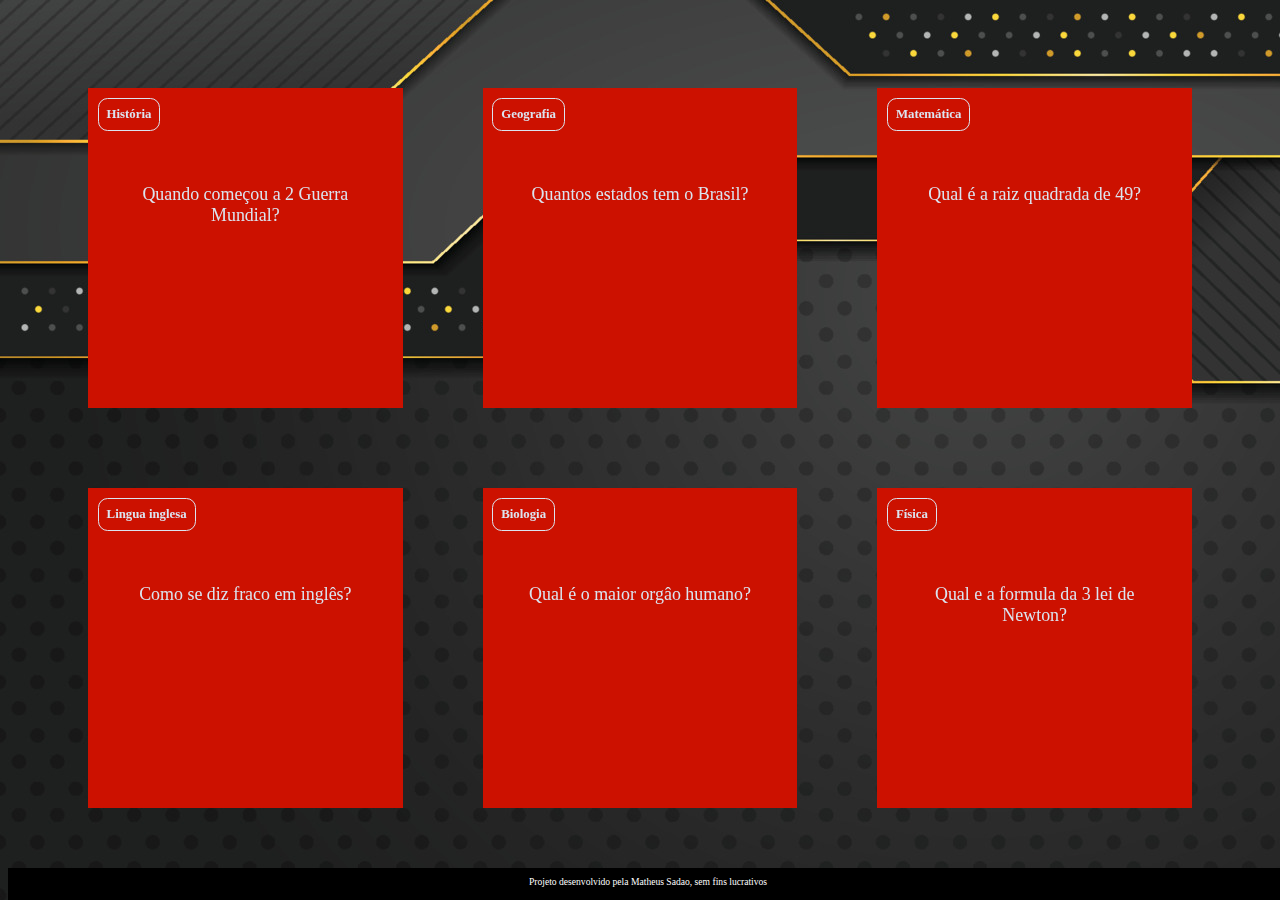
<file: portfolio-de-projetos-main/Meus projetos/Projeto2/flashcard-aula_10/index.html>
<!DOCTYPE html>
<html lang="pt-br">
<head>
    <meta charset="UTF-8">
    <meta name="viewport" content="width=device-width, initial-scale=1.0">
    <link rel="stylesheet" href="assets/style.css">
    <title>Flashcard</title>
</head>
<body>
    <main>
        <section id="container">
            <!-- <article class="cartao">
                <div class="cartao__conteudo">
                    <h3>Programação</h3>
                    <div class="cartao__conteudo__pergunta">
                        <p>O que é JavaScript?</p>
                    </div>
                    <div class="cartao__conteudo__resposta">
                        <p>O JavaScript é uma linguagem de programação</p>
                    </div>
                </div>
            </article> -->
        </section>
    </main>
    <footer>
        <p>Projeto desenvolvido pela Matheus Sadao, sem fins lucrativos</p>
    </footer>
    <script src="app.js"></script>
    <script src="perguntas.js"></script>
</body>
</html>
</file>
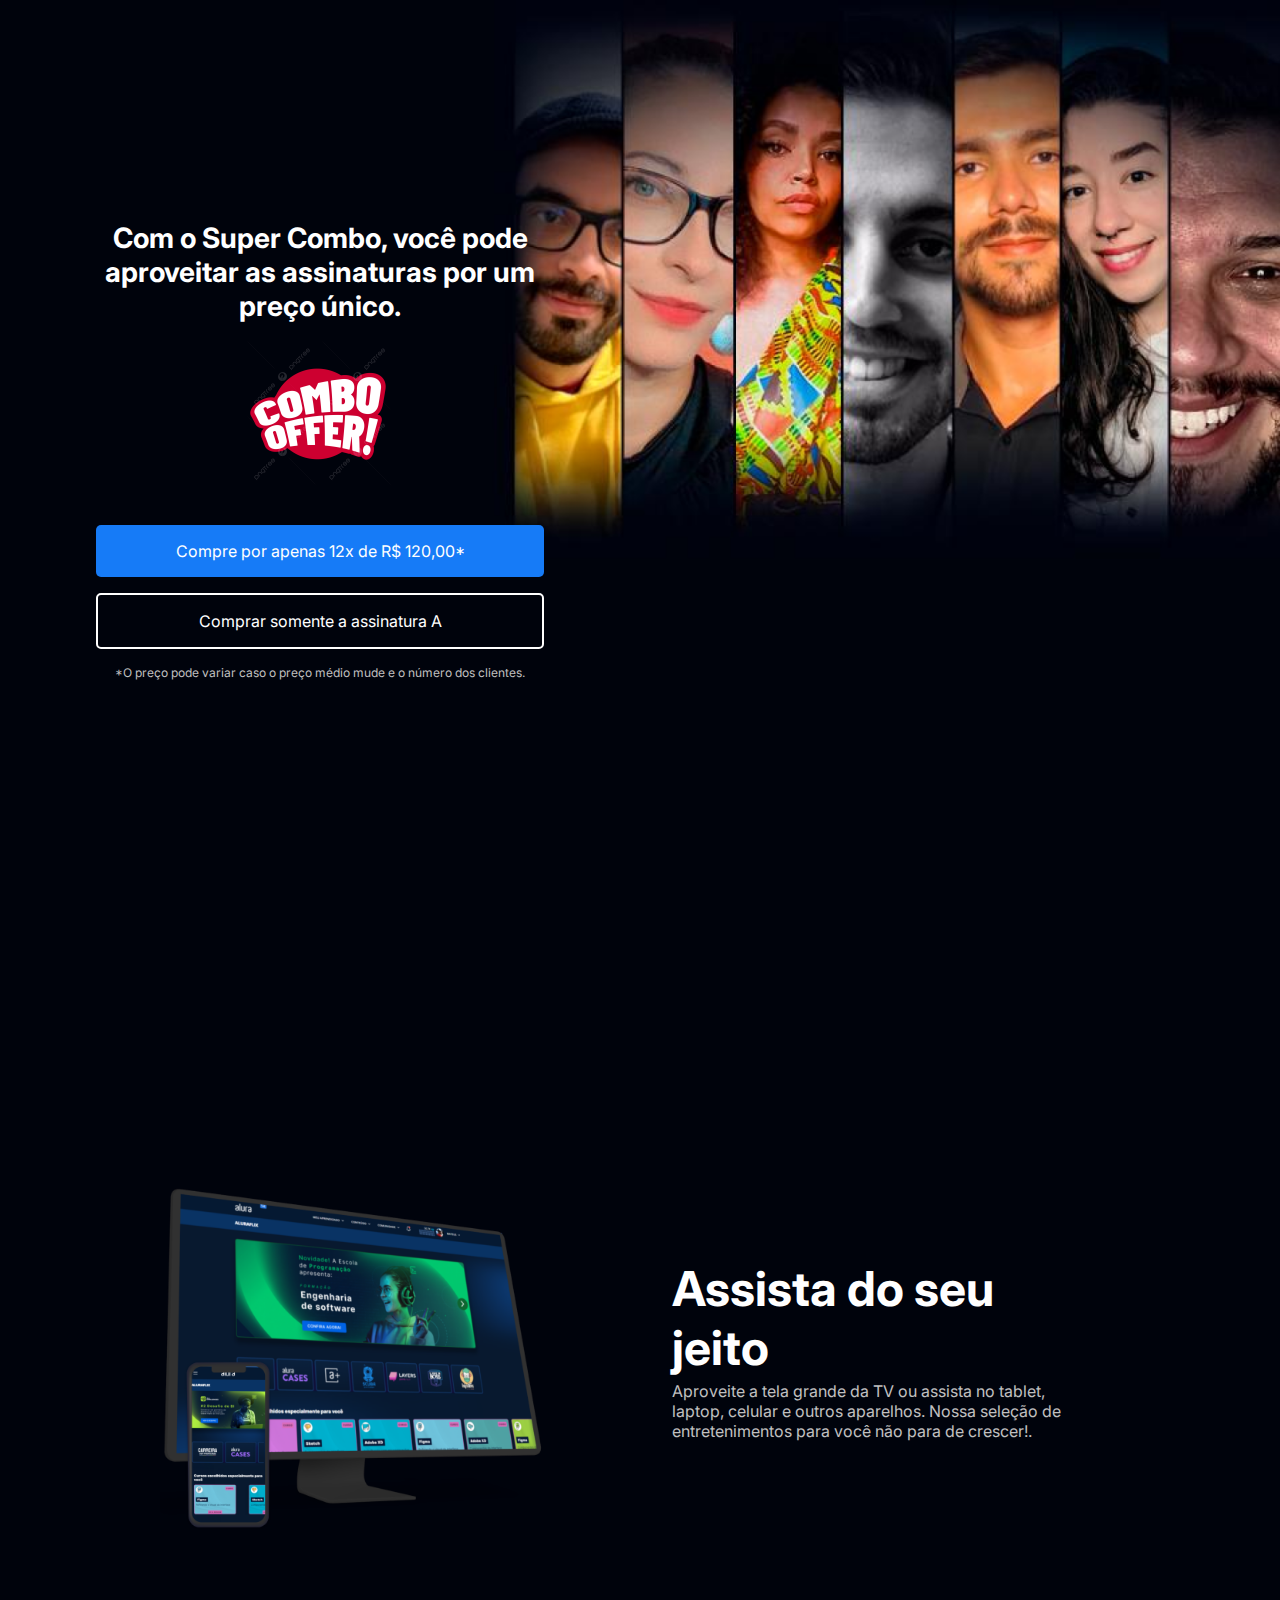
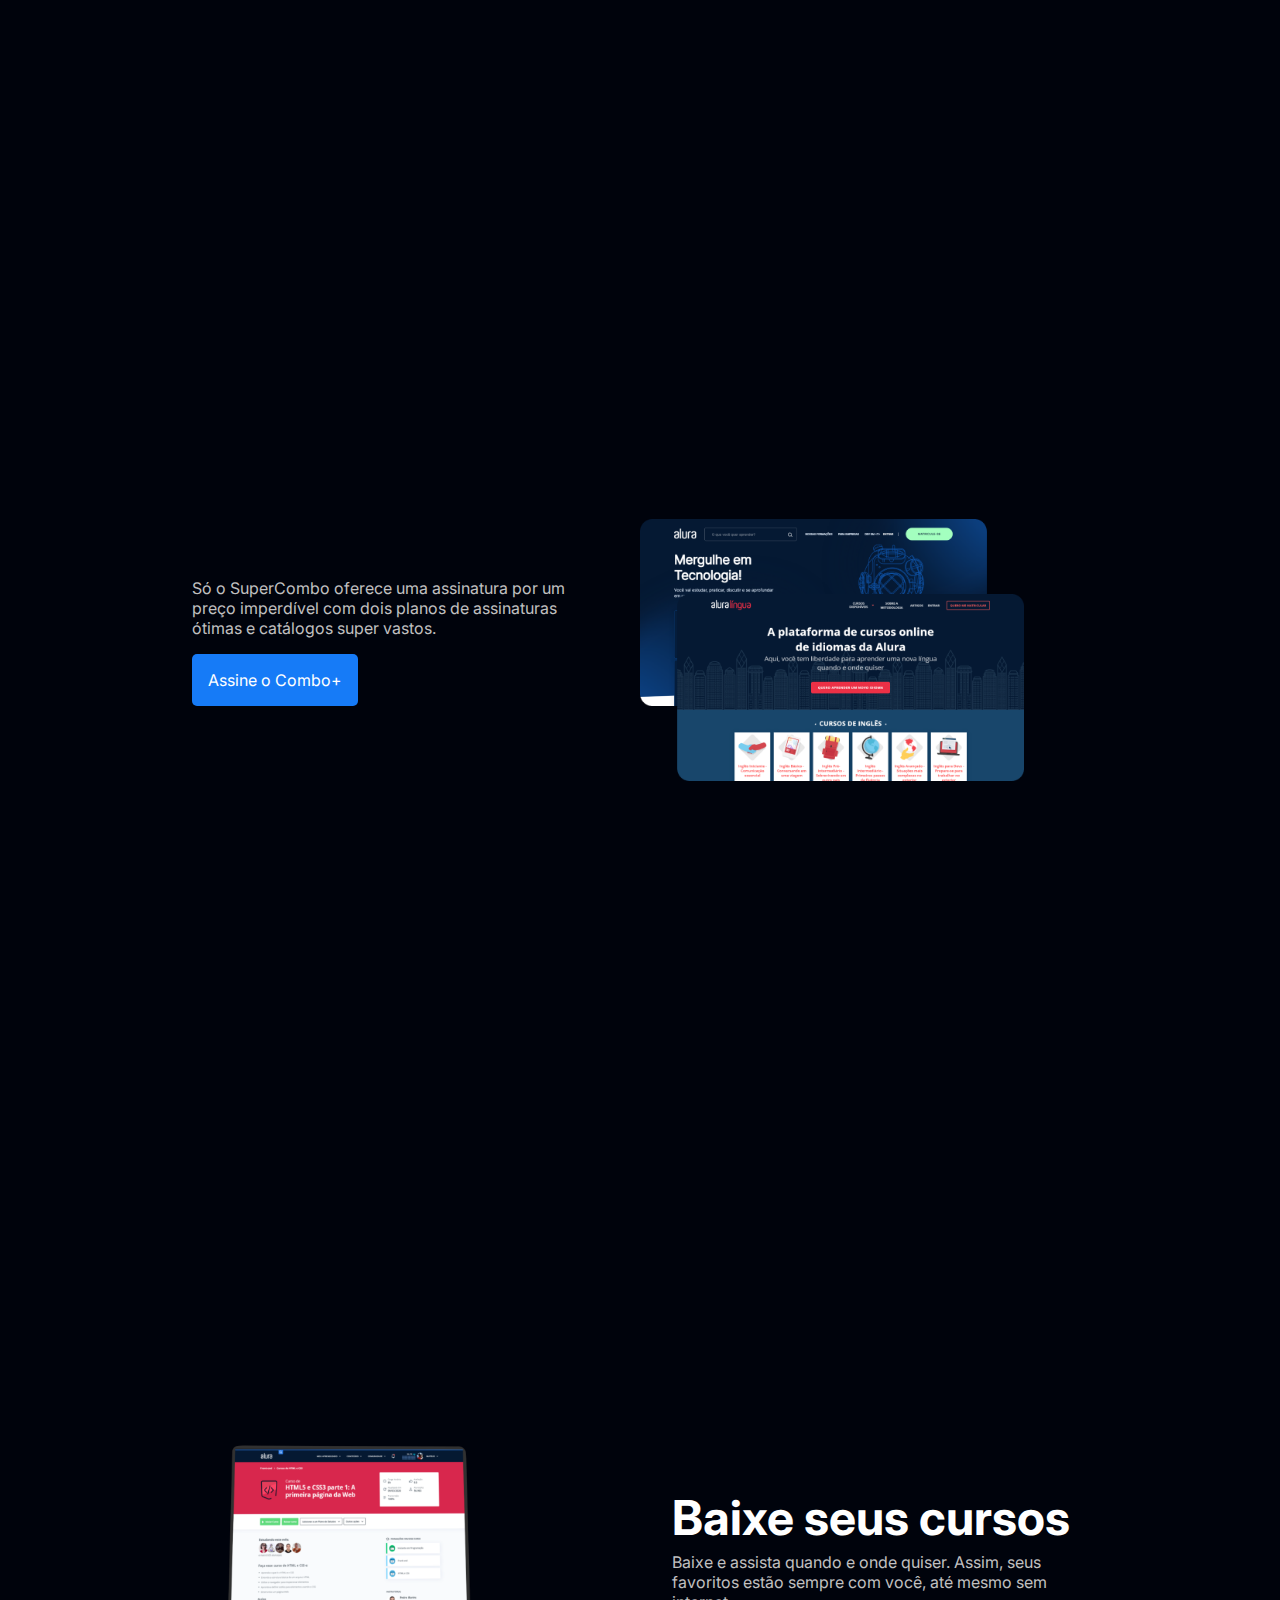
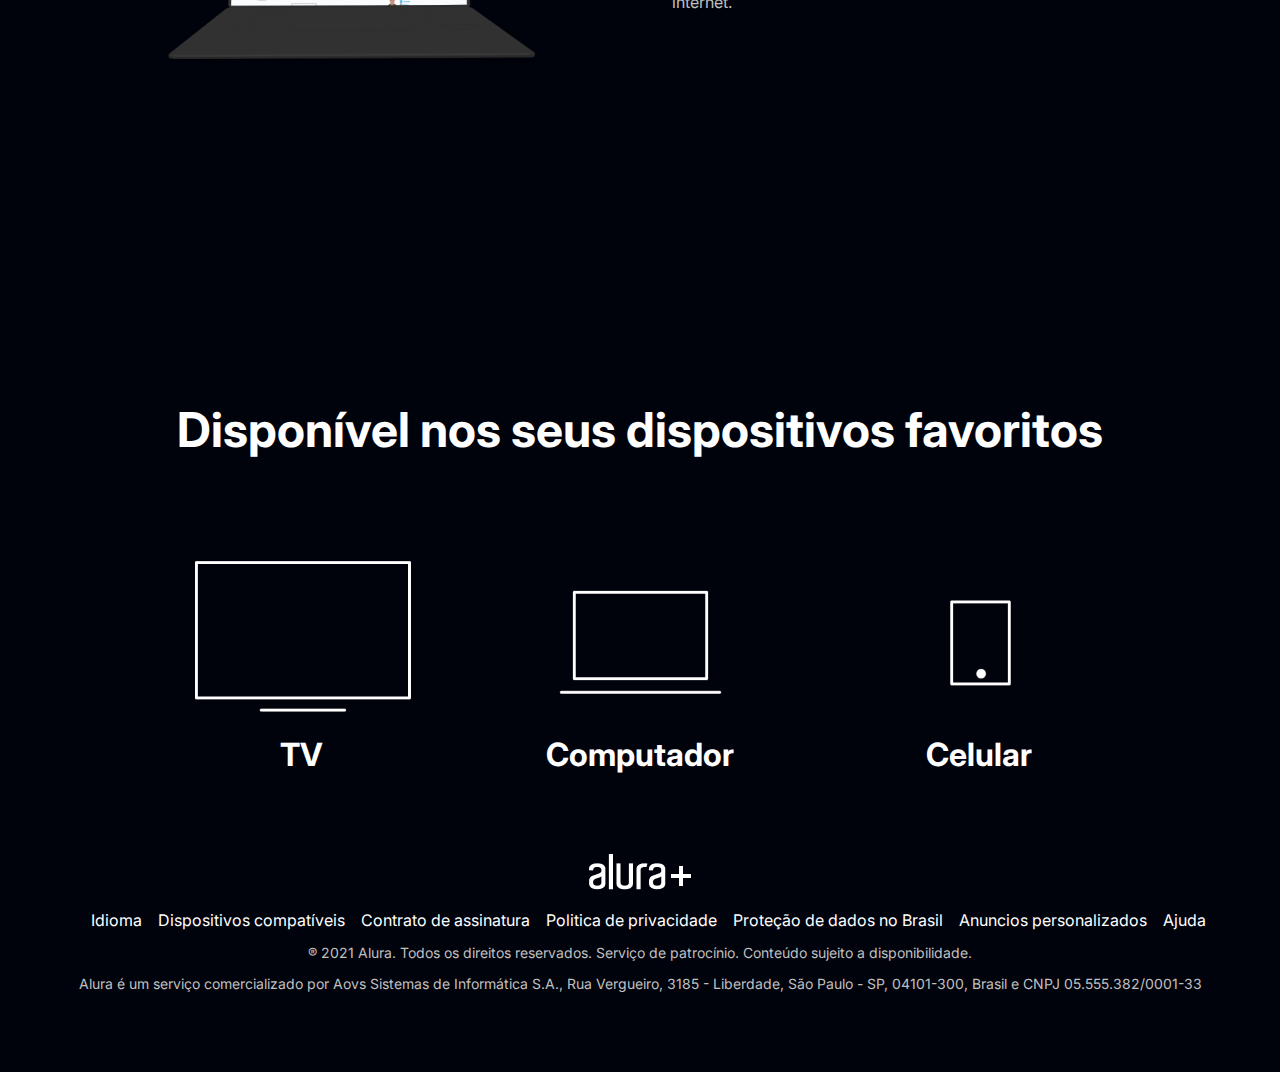
<file: portfolio-de-projetos-main/Meus projetos/Projeto3/alura-plus-Aula-14/index.html>
<!DOCTYPE html>
<html>

<head>
    <title>Alura Plus</title>
    <meta charset="UTF-8">
    <meta name="viewport" content="width=device-width, initial-scale=1">
    <link rel="stylesheet" href="styles.css">
    <link rel="preconnect" href="https://fonts.googleapis.com">
    <link rel="preconnect" href="https://fonts.gstatic.com" crossorigin>
    <link href="https://fonts.googleapis.com/css2?family=Inter:wght@400;700&display=swap" rel="stylesheet">
</head>

<body>
    <section class="principal container">
        <div class="container__caixa">
            <h1 class="container__titulo">Com o  Super Combo, você pode aproveitar as assinaturas por um preço
                único.</h1>
            <img src="img/super-combo-offer-typography-logo-600w-2313343509.png" alt="O combo+ é a colaboração do alura+ e o Super Combo!" class="container__imagem">
            <a href="www.alura.com.br" class="container__botao">Compre por apenas 12x de R$ 120,00*</a>
            <a href="www.alura.com.br" class="container__botao botao_secundario">Comprar somente a assinatura A</a>
            <p class="container__aviso">*O preço pode variar caso o preço médio mude e o número dos clientes.</p>
        </div>
    </section>

    <section class="container secundario">
        <img src="img/Plataformas.png" alt="Um monitor e um celular com a alura plus aberta" class="secundario__imagem">
        <div class="container__descricao">
            <h2 class="descricao__titulo">Assista do seu jeito</h2>
            <p class="descricao__texto">Aproveite a tela grande da TV ou assista no tablet, laptop, celular e outros
                aparelhos. Nossa seleção de entretenimentos para você não para de crescer!.</p>
        </div>
    </section>

    <section class="container secundario">
        <div class="container__descricao">
            <p class="descricao__texto">
                Só o SuperCombo oferece uma assinatura por um preço imperdível com dois planos de assinaturas ótimas e catálogos 
                super vastos.
            </p>
            <a href="www.alura.com.br" class="container__botao secundario__botao" container>Assine o Combo+</a>
        </div>
        <img src="img/Telas.png" alt="Tela do alura+ e alura língua" class="secundario__imagem">
    </section>

    <section class="container secundario">
        <img src="img/Notebook.png" alt="Notebook com a página do curso HTML5 e CSS3 da Alura aberta"
            class="secundario__imagem">
        <div class="container__descricao">
            <h2 class="descricao__titulo">Baixe seus cursos</h2>
            <p class="descricao__texto">Baixe e assista quando e onde quiser. Assim, seus favoritos estão sempre com
                você, até mesmo sem internet.</p>
        </div>
    </section>
    
    <section class="dispositivos">
        <h2 class="dispositivos__titulo">Disponível nos seus dispositivos favoritos</h2>
        <ul class="dispositivos__lista">
            <li>
                <img src="img/tv.png" alt="Ícone de televisão">
                <h3 class="lista__item">TV</h3>
            </li>
            <li>
                <img src="img/computador.png" alt="Ícone de computador">
                <h3 class="lista__item">Computador</h3>
            </li>
            <li>
                <img src="img/celular.png" alt="Ícone de celular">
                <h3 class="lista__item">Celular</h3>
            </li>
        </ul>
    </section>

    <footer class="rodape">
        <img src="img/Logo.png" alt="Alura+" class="rodape__logo">
        <ul class="rodape__lista">
            <li class="lista__link">
                <a href="#">Idioma</a>
            </li>
            <li class="lista__link">
                <a href="#">Dispositivos compatíveis</a>
            </li>
            <li class="lista__link">
                <a href="#">Contrato de assinatura</a>
            </li>
            <li class="lista__link">
                <a href="#">Politica de privacidade</a>
            </li>
            <li class="lista__link">
                <a href="#">Proteção de dados no Brasil</a>
            </li>
            <li class="lista__link">
                <a href="#">Anuncios personalizados</a>
            </li>
            <li class="lista__link">
                <a href="#">Ajuda</a>
            </li>
        </ul>
        <p class="rodape__texto">® 2021 Alura. Todos os direitos reservados. Serviço de
            patrocínio. Conteúdo sujeito a disponibilidade.</p>
        <p class="rodape__texto">Alura é um serviço comercializado por Aovs Sistemas de Informática S.A., Rua Vergueiro, 3185 - Liberdade, São
            Paulo - SP, 04101-300, Brasil e CNPJ 05.555.382/0001-33</p>
    </footer>
</body>

</html>
</file>
<file: style.css>
@import url('https://fonts.googleapis.com/css2?family=Chakra+Petch:ital,wght@0,300;0,400;0,500;0,600;0,700;1,300;1,400;1,500;1,600;1,700&display=swap');



:root {
    --cor-principal: #6E859F;
    --cor-secundaria: #284260;
    --cor-destaque: #C92BFC;
}

body {
    font-family: 'Chakra Petch', sans-serif;
    color: var(--cor-principal);
}

h1, h2, h5 {
    color: var(--cor-secundaria);
    font-weight: 700;
}

.lead, .btn-link {
    color: var(--cor-destaque);
    font-weight: 700;
}

a, .btn-link:hover {
    color: var(--cor-principal)
}

a:hover{
    color: var(--cor-destaque);
}
</file>
<file: portfolio-de-projetos-main/style.css>
@import url('https://fonts.googleapis.com/css2?family=Chakra+Petch:ital,wght@0,300;0,400;0,500;0,600;0,700;1,300;1,400;1,500;1,600;1,700&display=swap');

:root {
    --cor-principal: #6E859F;
    --cor-secundaria: #284260;
    --cor-destaque: #C92BFC;
}

body {
    font-family: 'Chakra Petch', sans-serif;
    color: var(--cor-principal);
}

h1, h2, h5 {
    color: var(--cor-secundaria);
    font-weight: 700;
}

.lead, .btn-link {
    color: var(--cor-destaque);
    font-weight: 700;
}

a, .btn-link:hover {
    color: var(--cor-principal)
}

a:hover{
    color: var(--cor-destaque);
}
</file>
<file: Meus projetos/Projeto1/site-criativo-alura-aula-6/style.css>
*{
    margin: 0;
    padding: 0;
}
body {
    font-family: 'Poppins', sans-serif;
}
.cabecalho {
    background-color: #424E61;
    color: white;
    display: flex;
    justify-content: space-around;
    align-items: center;
    padding: 24px 0;
}

.cabecalho-imagem{
    width: 10%;
}

.cabecalho-lista-item{
    display: inline-block;
    margin: 0 16px;
    font-size: 16px;
}

.escola-imagem{
    width: 25%;
}

.escola{
    background-image: linear-gradient(#424E61,#16CFF8);
    color:white;
    display: flex;
    justify-content: center;
    align-items: center;
    padding: 24px 0;
}

.escola-div-conteudo{
    width: 35%;
}


.escola-titulo{
    padding: 24px 0;
}

.estudante{
    padding: 24px 0;
}
.estudante-imagem{
    width: 120px;
}

.estudante-icone{
    width: 24px;
    padding: 4px 8px;
}

.estudante-div{
    text-align: center;
    padding: 16px 0;
}

.estudante-titulo{
    text-align: center;
    padding: 50px 0;
}

.estudante-todos{
    display: grid;
    grid-template-columns: 20% 20% 20% 20% 20%;
}

.rodape{
    background-color: black;
    text-align: center;
}

.rodape-imagem{
    height: 60px;
    padding: 12px 0;
   
}
</file>
<file: Projeto5/Agrinho-site/agrinho-concorrente/styles.css>
@import url("styles/header.css");
@import url("styles/banner.css");
@import url("styles/carrossel.css");
@import url("styles/topicos.css");
@import url("styles/contato.css");
@import url("styles/rodapé.css");


:root {
    --cor-de-fundo: #EBECEE;
    --branco: #FFFFFF;
    --laranja: #EB9B00;
    --azul-degrade: linear-gradient(97.54deg, #388536 35.49%, #0fea63 165.37%);
    --fonte-principal: "Poppins";
    --azul: #002F52;
    --fonte-secundario: "Josefin Sans";
    --preto: #000000;
    --cinza: #474646;
    --cinza-claro: #858585;
    --bege: #e1ddd9;
    --pretoverde: #20251f ;
    --verde: #239c50;
    --verdeescuro : #388536;
}

body {
    background-color: var(--bege);
    font-family: var(--fonte-principal);
    font-size: 16px;
    font-weight: 400;
}
</file>
<file: portfolio-de-projetos-main/Meus projetos/Projeto2/flashcard-aula_10/assets/style.css>
:root {
    --text-color: #DBE4EF;
    --card-front-color: #cc1100;
    --card-back-color: #ff1803;
}

body {
    background: url('img/preto-e-ouro-vetor.jpg');
    font-family: Bai Jamjuree;
}

#container {
    display: flex; 
    flex-wrap: wrap;
    justify-content: space-between;
    padding: 4rem;
    gap: 3rem;
}

.cartao {
    margin: 1rem 1rem;
    height: 20rem;
    flex-grow: 1;
    flex-basis: calc(33% - 6rem);
}

.cartao__conteudo {
    background-color: var(--card-front-color);
    text-align: center;
    /* background-color: aquamarine; */
    height: 100%;
    transform-style: preserve-3d;
    transition: transform 300ms ease-in-out;
}

.cartao__conteudo h3 {
    color: var(--text-color);
    border: 1px solid var(--text-color);
    text-align: left;
    padding: 0.5rem;
    position: absolute;
    margin: 0.6rem;
    border-radius: 0.6rem;
    font-size: 1vw;
    backface-visibility: hidden;
}

.cartao__conteudo p {
    margin-top: 1rem;
    padding: 2rem;
    margin-top: 4rem;
    font-size: 1.4vw;
}

.cartao__conteudo__pergunta p {
    color: var(--text-color);
    font-weight: 500;
}

.cartao__conteudo__resposta p {
    color: var(--card-back-color);
    font-weight: 700;
}

.cartao.active .cartao__conteudo {
    transform: rotateY(180deg);
}

.cartao__conteudo__pergunta,
.cartao__conteudo__resposta {
    backface-visibility: hidden;
    position: absolute;
    height: 100%;
    width: 100%;
    box-sizing: border-box;
}

.cartao__conteudo__resposta {
    transform: rotateY(180deg);
    background-color: rgba(0, 244, 191, 0.2);
    border: 4px solid var(--card-back-color);
}

footer {
    background-color: black;
    color: white;
    position: fixed;
    bottom: 0;
    width: 100%;
    height: 2rem;
}

footer p {
    text-align: center;
    font-size: 0.6rem;
    margin-top: 0.5rem;
}

@media (max-width: 560px) {
    
    body {
        background: url('img/bg-mobile.webp'), no-repeat cover;
    }

    .cartao {
        flex: 1 0 calc(100% - 1rem)
    }

    .cartao__conteudo h3 {
        font-size: 3vw;
    }

    .cartao__conteudo p {
        font-size: 3.8vw;
    }
}
</file>
<file: portfolio-de-projetos-main/Meus projetos/Projeto3/alura-plus-Aula-14/styles.css>
:root {
    --branco-principal: #FFFFFF;
    --cinza-secundario: #C0C0C0;
    --botao-azul: #167BF7;
    --cor-de-fundo: #00030C;
    --fonte-principal: 'Inter';
    --botao-azul-efeito: #3c92fa;
}

body {
    background-color: var(--cor-de-fundo);
    color: var(--branco-principal);
    font-family: var(--fonte-principal);
    font-size: 16px;
    font-weight: 400;
}

* {
    margin: 0;
    padding: 0;
}

.principal {
    background-image: url("img/Background.png");
    background-repeat: no-repeat;
    background-size: contain;
    align-items: center;
    text-align: center;
}

.container {
    height: 100vh;
    display: grid;
    grid-template-columns: 50% 50%;
}

.container__botao {
    background-color: var(--botao-azul);
    border-radius: 5px;
    padding: 1em;
    color: var(--branco-principal);
    display: block;
    text-decoration: none;
    margin-bottom: 1em;
}

.botao_secundario {
    background-color: transparent;
    border: 2px solid var(--branco-principal)
}

.container__aviso {
    font-size: 12px;
    color: var(--cinza-secundario);
}

.container__titulo {
    font-size: 28px;
    font-weight: 700;
}

.container__imagem {
    margin: 1em 0 2em 0;
    max-width:200px;
    max-height:150px;
    width: auto;
    height: auto; 
}

.container__caixa {
    margin: 0 6em;
}

.secundario__imagem {
    width: 80%;
}

.secundario {
    align-items: center;
    margin: 0 10em;
}

.descricao__titulo {
    font-weight: 700;
    font-size: 48px;
    color: var(--branco-principal);
    margin-bottom: 0.1em;
}

.descricao__texto {
    color: var(--cinza-secundario);
}

.secundario__botao {
    display: inline-block;
    margin-top: 1em;
}

.container__descricao {
    padding: 2em;
}

.dispositivos__lista {
    display: flex;
    justify-content: center;
    list-style-type: none;
    margin: 5em 0;
}

.dispositivos {
    text-align: center;
}

.dispositivos__titulo {
    font-size: 48px;
    color: var(--branco-principal);
}

.lista__item {
    font-size: 32px;
    color: var(--branco-principal);
}

.rodape {
    text-align: center;
    margin: 5em 3em;
}

.rodape__lista {
    display: flex;
    justify-content: center;
    list-style-type: none;
    margin-top: 1em;
}

.lista__link a{
    text-decoration: none;
    color: var(--branco-principal);
    margin-left: 1em;
}

.rodape__texto {
    margin: 1em 0;
    color: var(--cinza-secundario);
    font-size: 14px;
}

.lista__link a:hover {
    color: var(--botao-azul);
}

.lista__link a:active {
    color: purple;
}

.container__botao:hover {
    background-color: var(--botao-azul-efeito);
    color: var(--cor-de-fundo);
}
</file>
